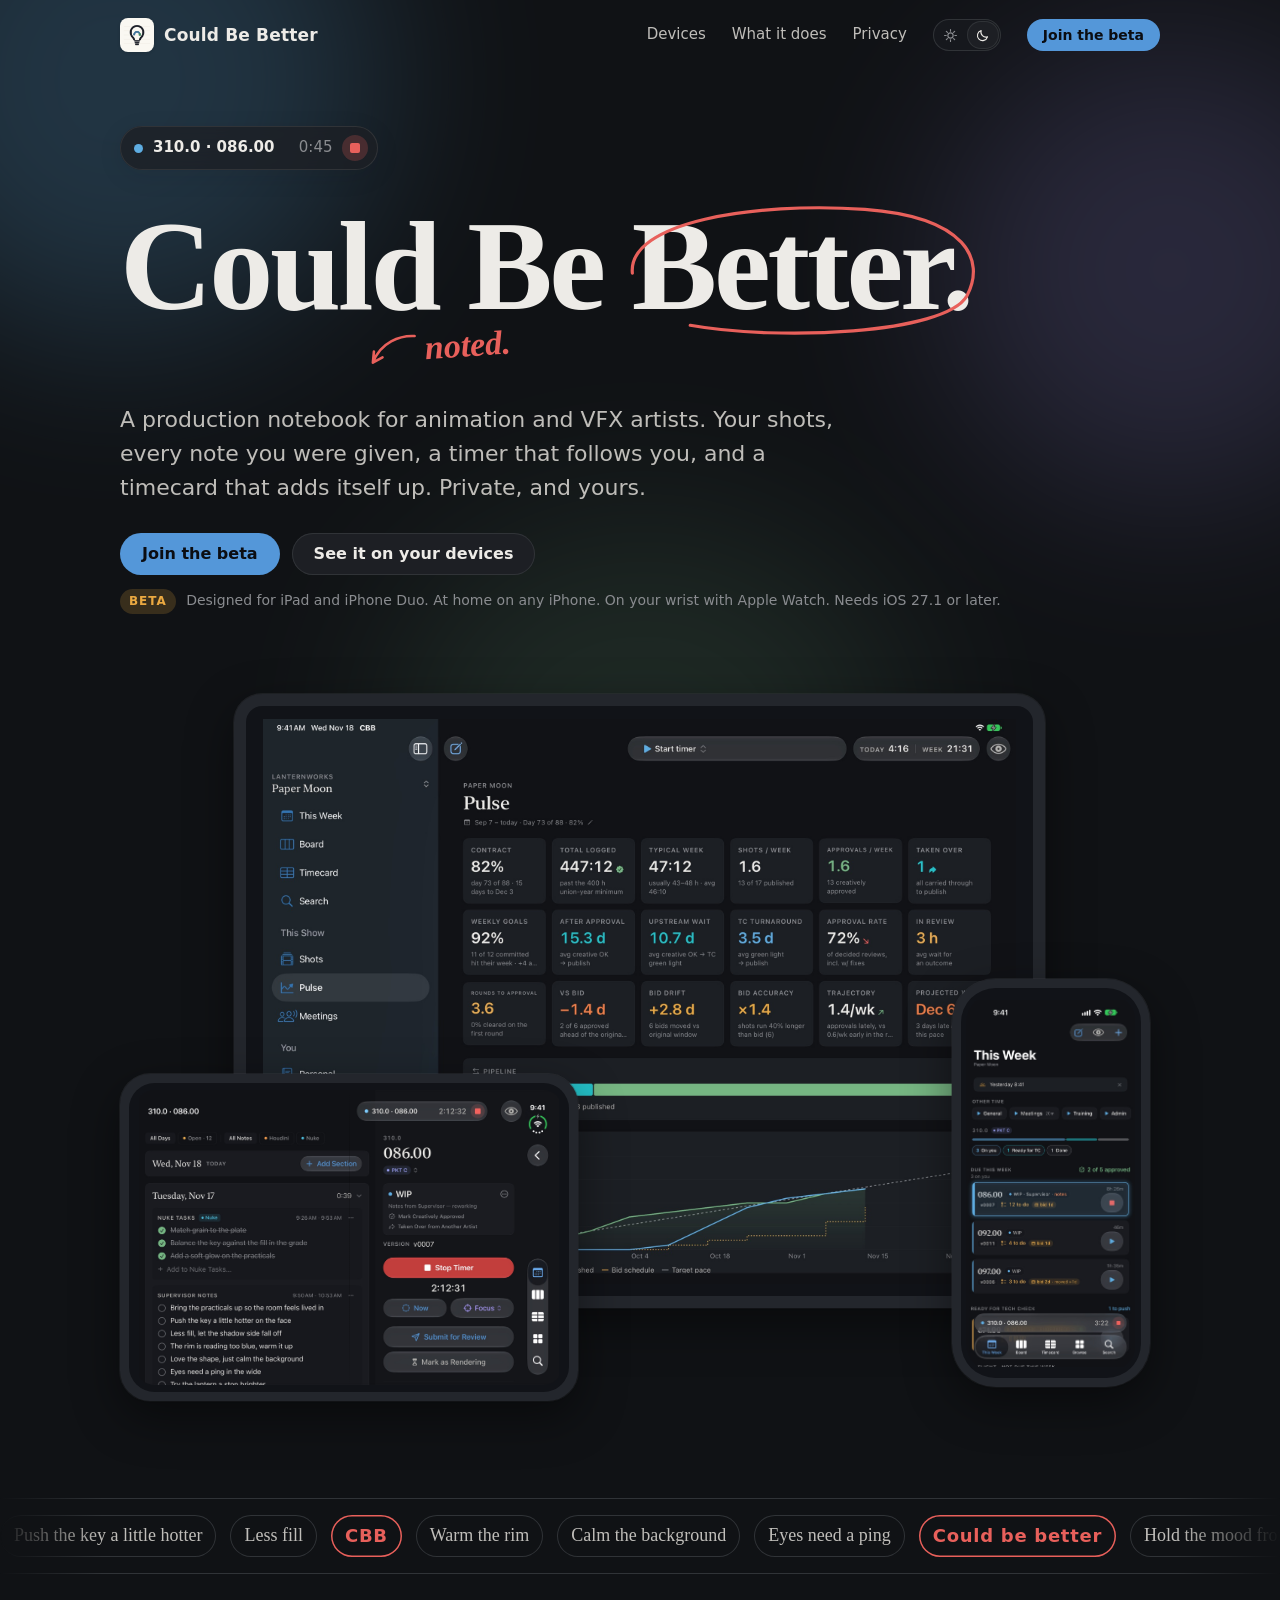
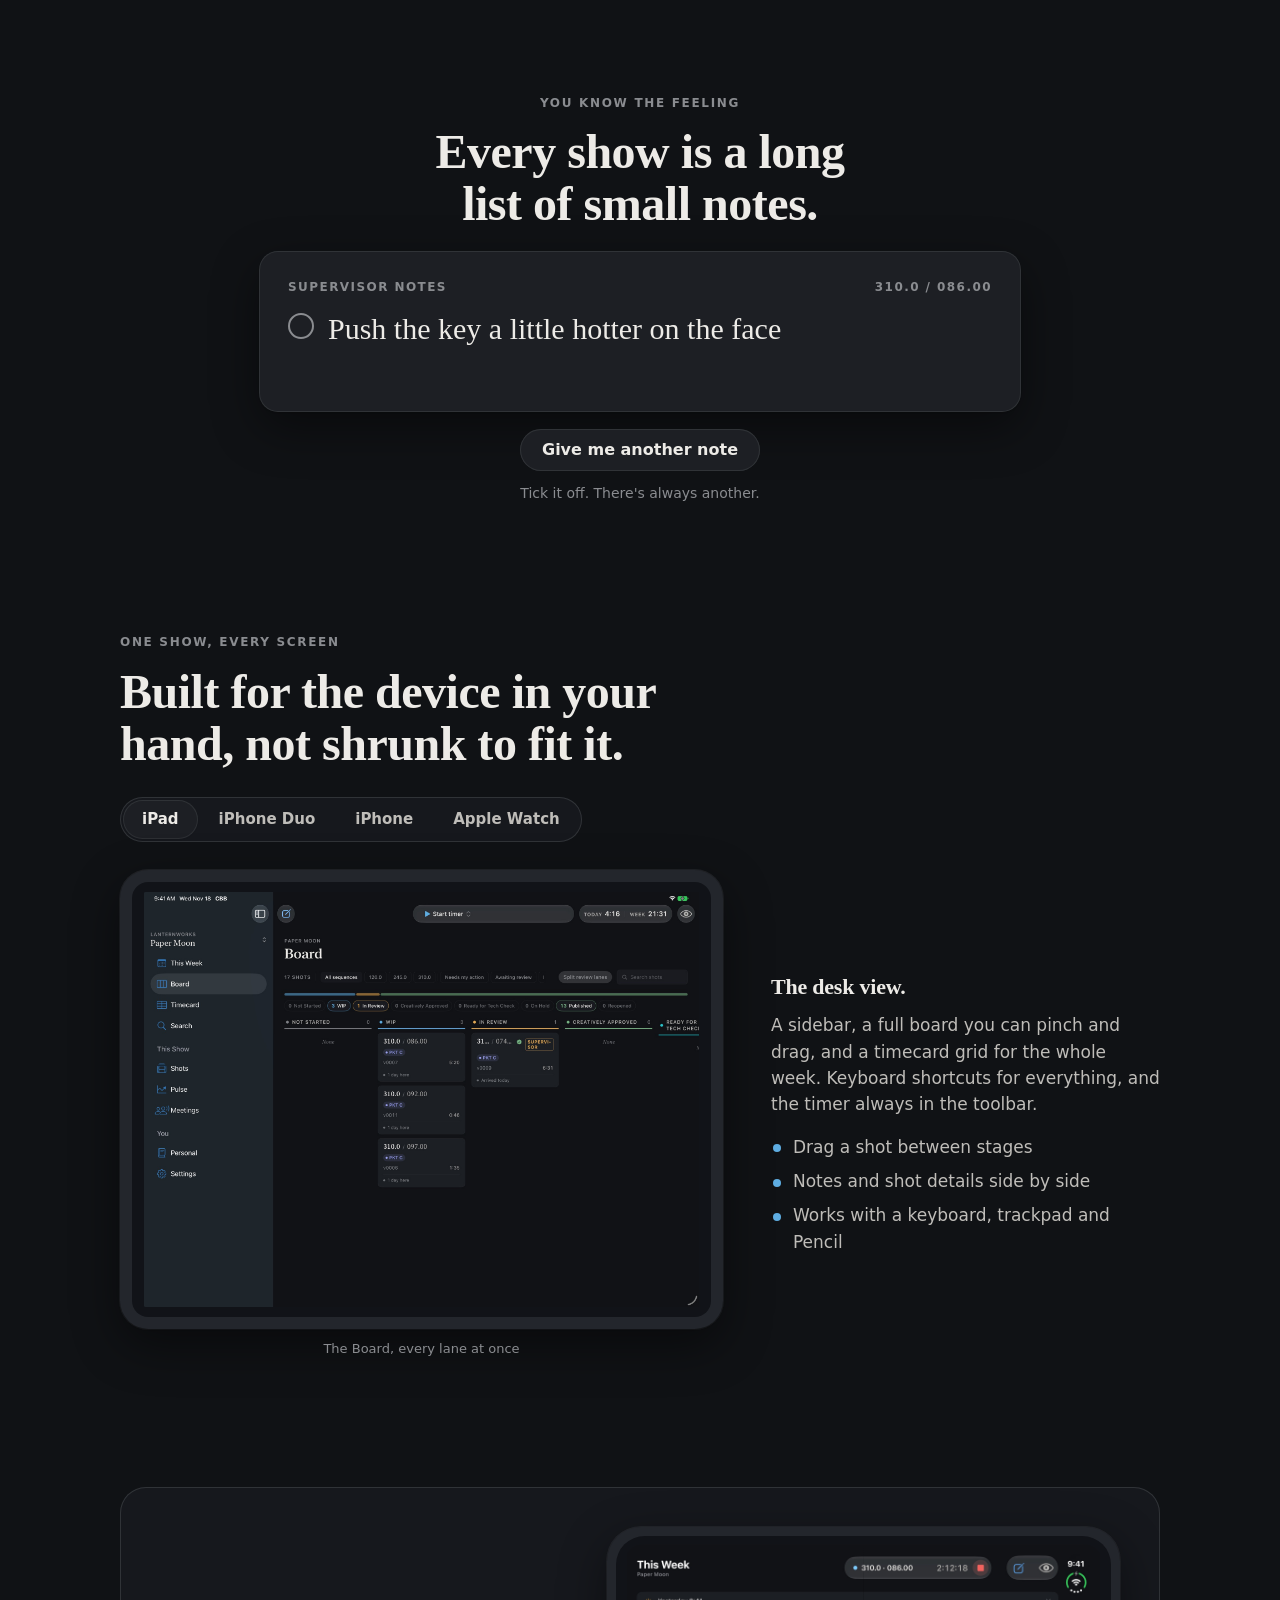
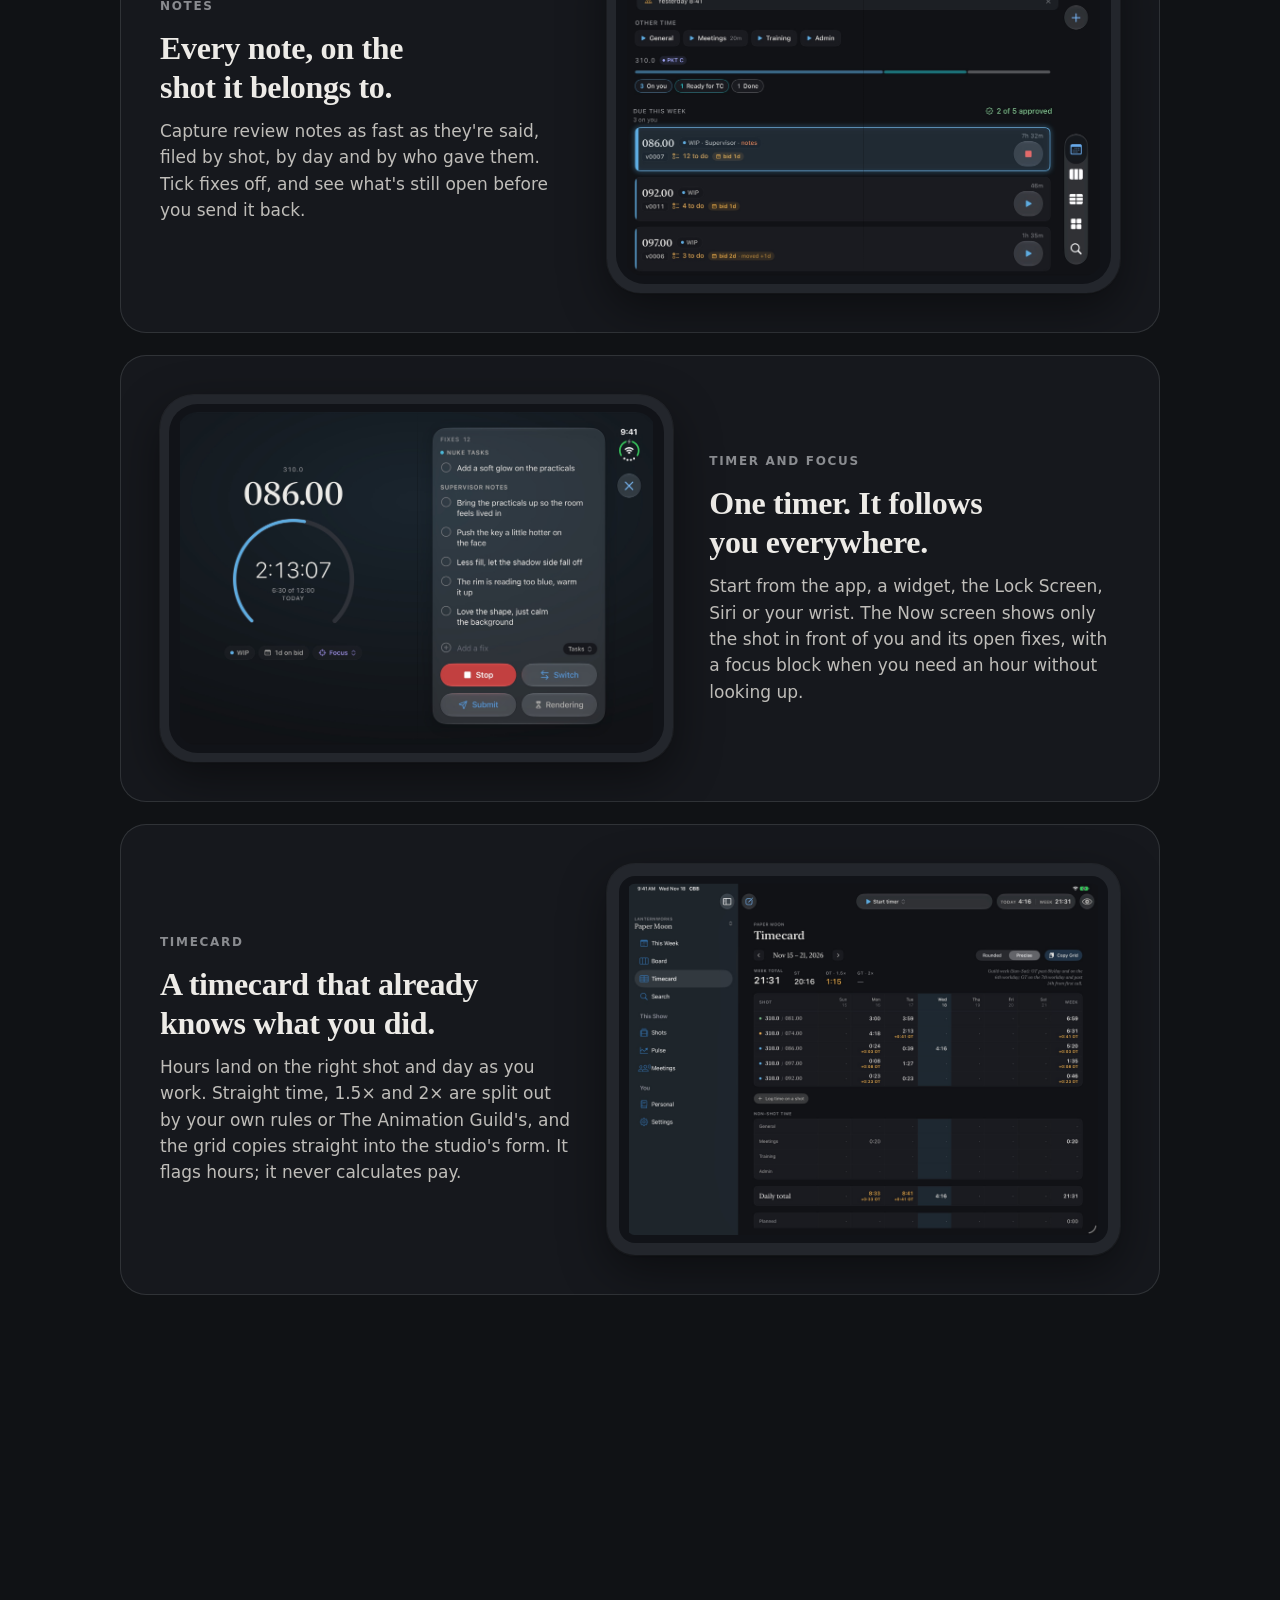
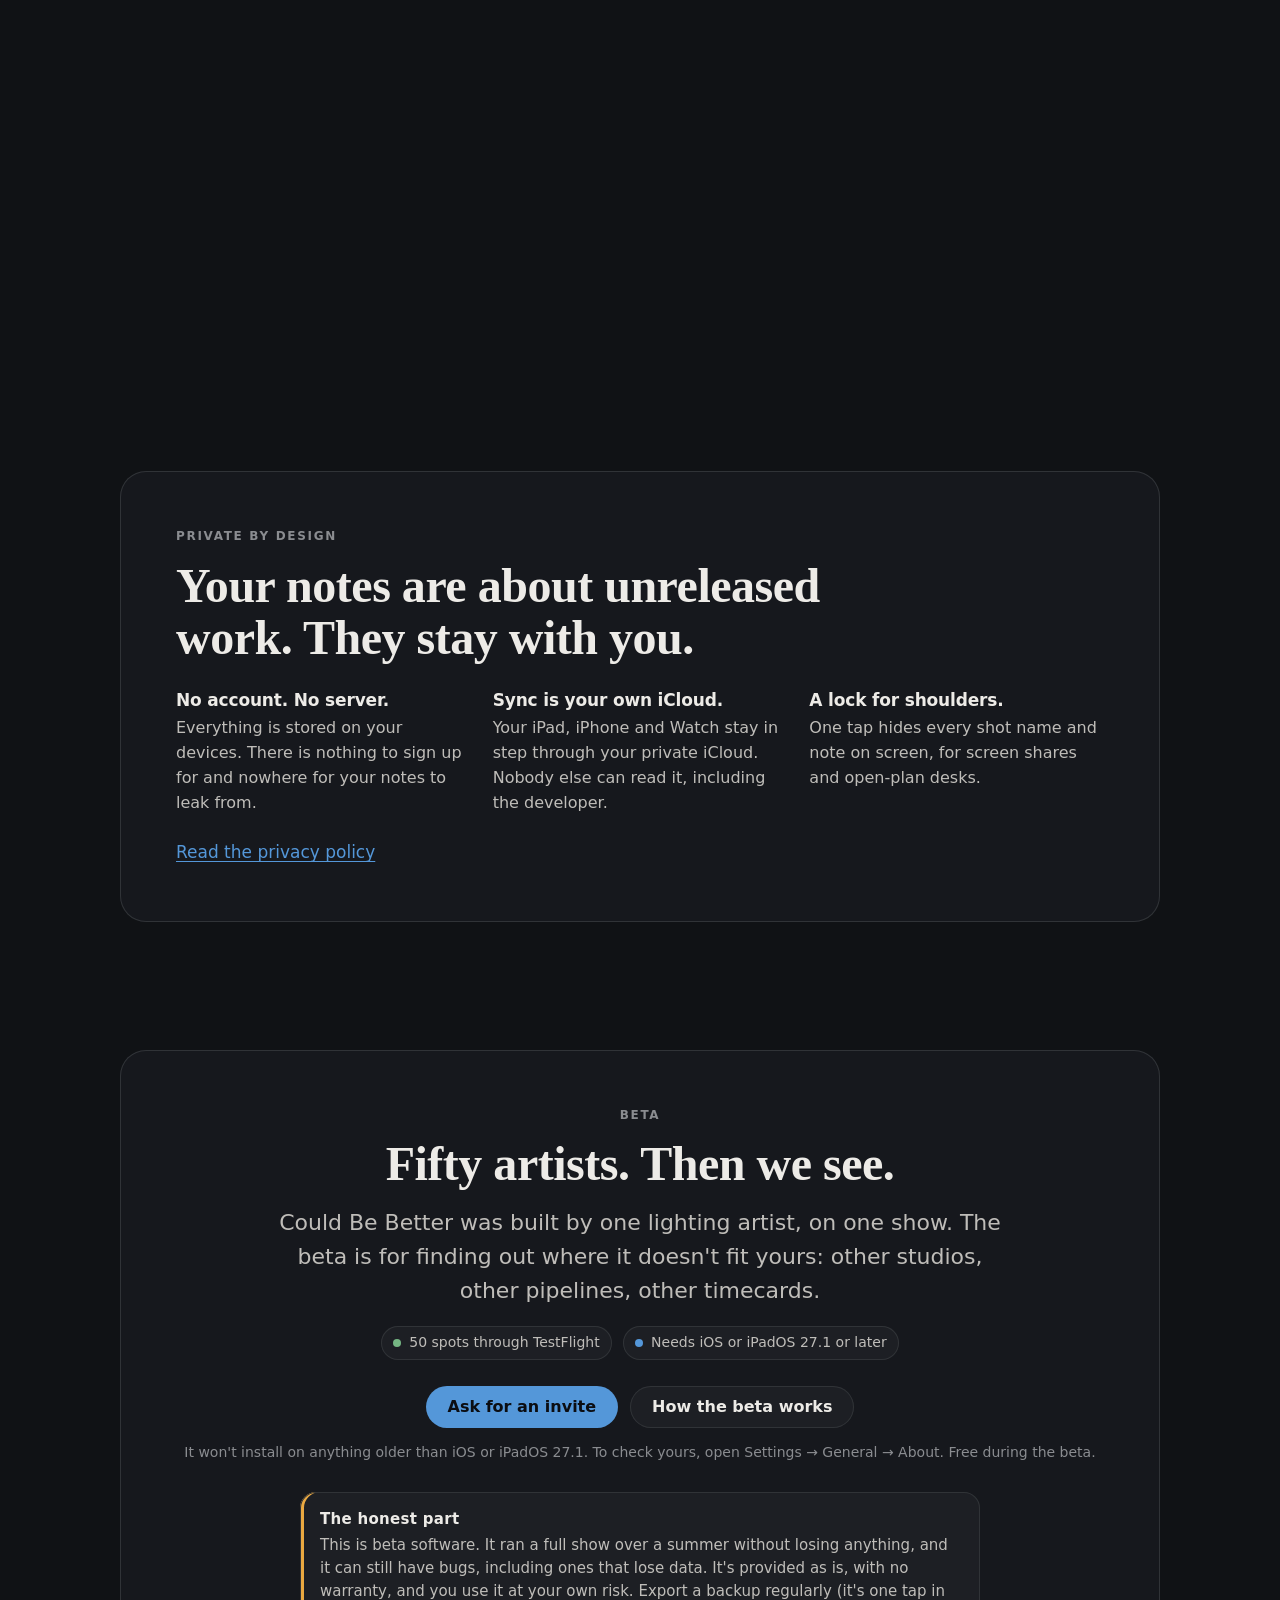
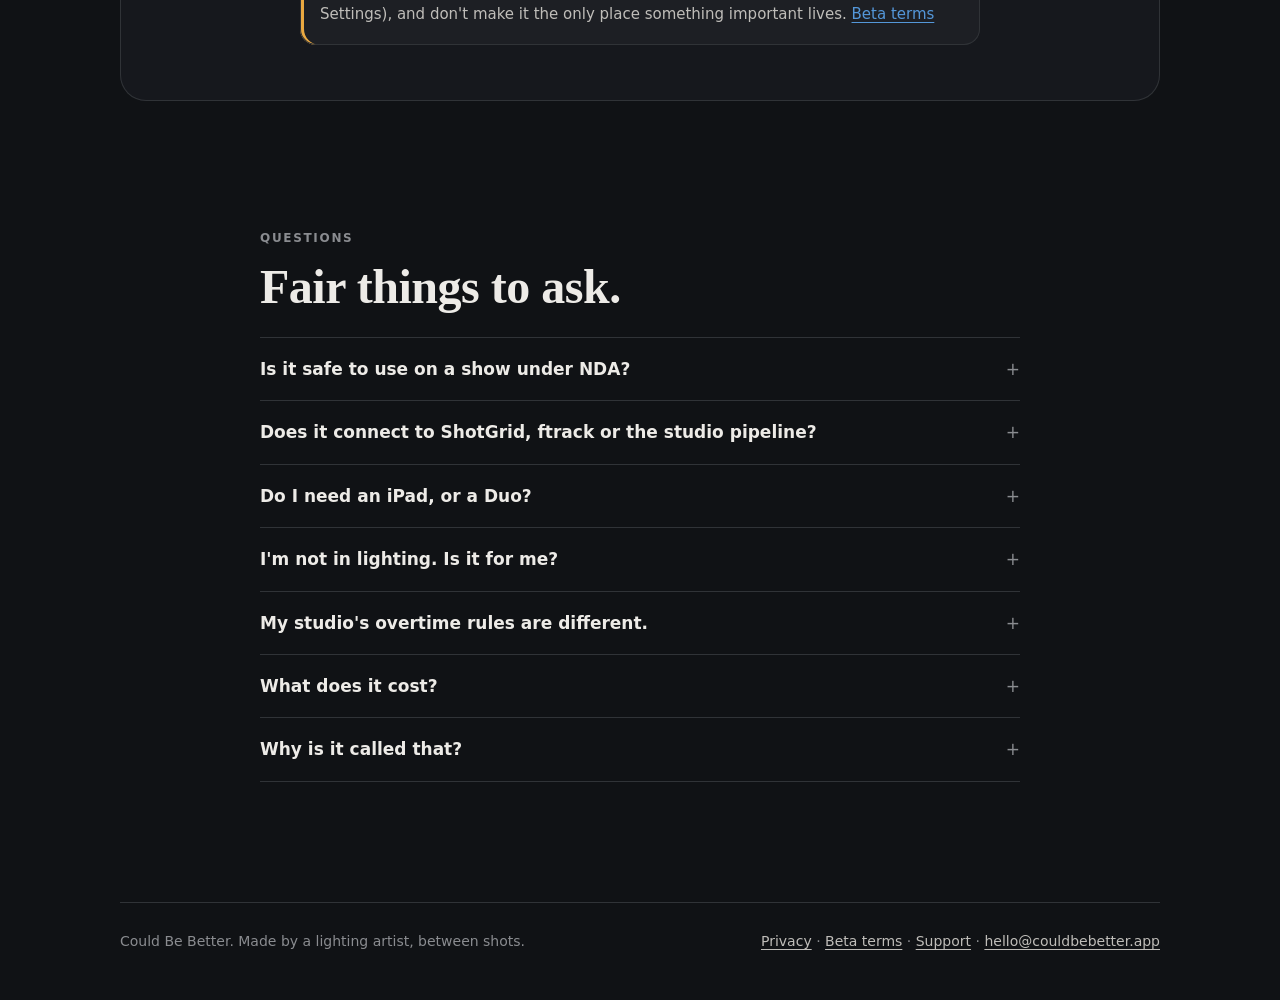
<file: index.html>
<!doctype html>
<html lang="en" data-theme="dark">
<head>
<meta charset="utf-8">
<meta name="viewport" content="width=device-width, initial-scale=1">
<title>Could Be Better — a production notebook for animation and VFX artists</title>
<meta name="description" content="Could Be Better (CBB) keeps your shots, review notes, timer and timecard in one private notebook, designed for iPad, iPhone Duo, iPhone and Apple Watch. Now in beta.">
<meta property="og:title" content="Could Be Better">
<meta property="og:description" content="A production notebook for animation and VFX artists. Shots, notes, a timer and an honest timecard. Private, on your devices.">
<meta property="og:type" content="website">
<meta property="og:url" content="https://couldbebetter.app/">
<meta property="og:image" content="https://couldbebetter.app/assets/share.jpg">
<meta property="og:image:width" content="1200">
<meta property="og:image:height" content="630">
<meta property="og:image:alt" content="Could Be Better on iPad: the Pulse screen for a show, in dark mode.">
<meta name="twitter:card" content="summary_large_image">
<meta name="theme-color" content="#14161a">
<link rel="icon" href="assets/icon.png">
<link rel="apple-touch-icon" href="assets/apple-touch-icon.png">
<script src="theme.js?v=202611211000"></script>
<link rel="stylesheet" href="styles.css?v=202611211000">
</head>
<body>
<div class="glow" aria-hidden="true"><i></i><i></i><i></i></div>
<div class="wrap">

  <header class="top">
    <a class="brand" href="./"><img src="assets/icon.png" alt="" width="34" height="34"> Could Be Better</a>
    <nav>
      <a class="hide-narrow" href="#devices">Devices</a>
      <a class="hide-narrow" href="#features">What it does</a>
      <a class="hide-narrow" href="#privacy">Privacy</a>
      <div class="theme-switch" role="group" aria-label="Appearance">
        <button type="button" data-theme-set="light" aria-pressed="false" aria-label="Light" title="Light"><svg viewBox="0 0 24 24" aria-hidden="true"><circle cx="12" cy="12" r="4.2"/><path d="M12 2.5v2.6M12 18.9v2.6M2.5 12h2.6M18.9 12h2.6M5.3 5.3l1.8 1.8M16.9 16.9l1.8 1.8M5.3 18.7l1.8-1.8M16.9 7.1l1.8-1.8"/></svg></button>
        <button type="button" data-theme-set="dark" aria-pressed="false" aria-label="Dark" title="Dark"><svg viewBox="0 0 24 24" aria-hidden="true"><path d="M20 14.2A8.2 8.2 0 0 1 9.8 4a8.2 8.2 0 1 0 10.2 10.2z"/></svg></button>
      </div>
      <a class="button small" href="#beta">Join the beta</a>
    </nav>
  </header>

  <main>
    <section class="hero">
      <div class="pill" role="img" aria-label="A shot timer, running">
        <i class="dot"></i><span class="code">310.0 · 086.00</span><span class="clock" data-clock>0:00</span><i class="stop"></i>
      </div>
      <h1>Could Be
        <span class="circled">Better.
          <svg viewBox="0 0 320 120" preserveAspectRatio="none" aria-hidden="true"><path d="M18 62 C 14 22, 120 6, 214 12 C 300 18, 316 52, 300 80 C 280 112, 120 116, 52 100 C 6 88, 2 50, 40 28" pathLength="1"/></svg>
        </span>
      </h1>
      <p class="scrawl" aria-hidden="true"><svg viewBox="0 0 60 40"><path d="M56 6 C 40 4, 18 10, 8 32 M8 32 l 2 -12 M8 32 l 11 -5" /></svg> noted.</p>
      <p class="lede">A production notebook for animation and VFX artists. Your shots, every note you were given, a timer that follows you, and a timecard that adds itself up. Private, and yours.</p>
      <div class="actions">
        <a class="button" href="#beta">Join the beta</a>
        <a class="button quiet" href="#devices">See it on your devices</a>
      </div>
      <p class="fine"><span class="badge">Beta</span> Designed for iPad and iPhone Duo. At home on any iPhone. On your wrist with Apple Watch. Needs iOS 27.1 or later.</p>

      <div class="stage" data-tilt>
        <div class="frame pad-land layer" data-depth="6"><picture><source data-dark srcset="assets/ipad-land-pulse-dark.jpg" media="all"><img src="assets/ipad-land-pulse.jpg" alt="Pulse on iPad in landscape: eighteen figures about a show called Paper Moon, a pipeline bar and a burn-up chart of approved and published shots." width="2000" height="1500"></picture></div>
        <div class="frame duo-open layer" data-depth="14"><picture><source data-dark srcset="assets/duo-open-shot-dark.jpg" media="all"><img src="assets/duo-open-shot.jpg" alt="A shot open on an unfolded iPhone Duo: its notes on the left, its stage, timer and actions on the right." width="2000" height="1407" loading="lazy"></picture></div>
        <div class="frame phone layer" data-depth="22"><picture><source data-dark srcset="assets/max-thisweek-dark.jpg" media="all"><img src="assets/max-thisweek.jpg" alt="This Week on iPhone: three shots due, with notes to do, bids and timers." width="690" height="1500" loading="lazy"></picture></div>
      </div>
    </section>
  </main>
</div>

<div class="marquee" aria-hidden="true">
  <div class="track">
    <span>Push the key a little hotter</span><span>Less fill</span><span class="hot">CBB</span><span>Warm the rim</span><span>Calm the background</span><span>Eyes need a ping</span><span class="hot">Could be better</span><span>Hold the mood from the last shot</span><span>Soften that shadow</span><span>More atmosphere in the doorway</span><span class="hot">CBB</span><span>Try it a stop brighter</span>
    <span>Push the key a little hotter</span><span>Less fill</span><span class="hot">CBB</span><span>Warm the rim</span><span>Calm the background</span><span>Eyes need a ping</span><span class="hot">Could be better</span><span>Hold the mood from the last shot</span><span>Soften that shadow</span><span>More atmosphere in the doorway</span><span class="hot">CBB</span><span>Try it a stop brighter</span>
  </div>
</div>

<div class="wrap">
  <main>
    <section class="note-machine reveal" aria-labelledby="notes-title">
      <p class="eyebrow">You know the feeling</p>
      <h2 id="notes-title">Every show is a long list of small notes.</h2>
      <div class="note-card">
        <div class="from"><span id="note-from">Supervisor notes</span><span id="note-shot">310.0 / 086.00</span></div>
        <div class="note-line" id="note-line">
          <button class="check" id="note-check" aria-label="Mark this note done" aria-pressed="false"></button>
          <span class="text" id="note-text" aria-live="polite">Push the key a little hotter on the face</span>
        </div>
      </div>
      <div class="actions">
        <button class="button quiet" id="note-next" type="button">Give me another note</button>
      </div>
      <p class="tally" id="note-tally">Tick it off. There's always another.</p>
    </section>

    <section class="devices reveal" id="devices" aria-labelledby="devices-title">
      <p class="eyebrow">One show, every screen</p>
      <h2 id="devices-title">Built for the device in your hand, not shrunk to fit it.</h2>
      <div class="tabs" role="tablist" aria-label="Devices">
        <button role="tab" id="tab-ipad" aria-controls="panel-ipad" aria-selected="true">iPad</button>
        <button role="tab" id="tab-duo" aria-controls="panel-duo" aria-selected="false" tabindex="-1">iPhone Duo</button>
        <button role="tab" id="tab-iphone" aria-controls="panel-iphone" aria-selected="false" tabindex="-1">iPhone</button>
        <button role="tab" id="tab-watch" aria-controls="panel-watch" aria-selected="false" tabindex="-1">Apple Watch</button>
      </div>

      <div class="panel-device" role="tabpanel" id="panel-ipad" aria-labelledby="tab-ipad">
        <div class="shots one">
          <figure><div class="frame pad-land"><picture><source data-dark srcset="assets/ipad-land-board-dark.jpg" media="all"><img src="assets/ipad-land-board.jpg" alt="The Board on iPad: every shot in the show laid out in lanes by stage, with filters and a search field above." width="2000" height="1500" loading="lazy"></picture></div><figcaption>The Board, every lane at once</figcaption></figure>
        </div>
        <div class="says">
          <h3>The desk view.</h3>
          <p>A sidebar, a full board you can pinch and drag, and a timecard grid for the whole week. Keyboard shortcuts for everything, and the timer always in the toolbar.</p>
          <ul><li>Drag a shot between stages</li><li>Notes and shot details side by side</li><li>Works with a keyboard, trackpad and Pencil</li></ul>
        </div>
      </div>

      <div class="panel-device wide" role="tabpanel" id="panel-duo" aria-labelledby="tab-duo" hidden>
        <div class="shots three">
          <figure><div class="frame duo-fold"><picture><source data-dark srcset="assets/duo-thisweek-dark.jpg" media="all"><img src="assets/duo-thisweek.jpg" alt="This Week on a folded iPhone Duo, with the timer in the top bar and the tabs down the side." width="1031" height="1500" loading="lazy"></picture></div><figcaption>Folded</figcaption></figure>
          <figure class="grow"><div class="frame duo-open"><picture><source data-dark srcset="assets/duo-open-shot-dark.jpg" media="all"><img src="assets/duo-open-shot.jpg" alt="A shot on an open iPhone Duo: notes on the left half, stage, timer and actions on the right half." width="2000" height="1407" loading="lazy"></picture></div><figcaption>Open: notes on one side, the shot on the other</figcaption></figure>
          <figure class="grow"><div class="frame duo-open"><picture><source data-dark srcset="assets/duo-open-now-dark.jpg" media="all"><img src="assets/duo-open-now.jpg" alt="The Now screen on a half-open iPhone Duo: the timer dial on one half and the shot's open fixes on the other." width="2000" height="1407" loading="lazy"></picture></div><figcaption>Propped up: the clock on one half, your fixes on the other</figcaption></figure>
        </div>
        <div class="says">
          <h3>Three poses, three layouts.</h3>
          <p>Folded, it's a pocket timer and a short list. Open, each half of the screen does its own job, with nothing important under the fold. Stand it on your desk and it becomes a clock with your to-do beside it.</p>
          <ul style="--dot: var(--focus)"><li>The timer stays in the same place in every pose</li><li>Controls move to the side where your thumb is</li><li>Nothing jumps when you open or close it</li></ul>
        </div>
      </div>

      <div class="panel-device" role="tabpanel" id="panel-iphone" aria-labelledby="tab-iphone" hidden>
        <div class="shots three phones">
          <figure><div class="frame phone"><picture><source data-dark srcset="assets/max-thisweek-dark.jpg" media="all"><img src="assets/max-thisweek.jpg" alt="This Week on iPhone." width="690" height="1500" loading="lazy"></picture></div><figcaption>This Week</figcaption></figure>
          <figure><div class="frame phone"><picture><source data-dark srcset="assets/max-shot-dark.jpg" media="all"><img src="assets/max-shot.jpg" alt="A shot's notes on iPhone, with a timer running." width="690" height="1500" loading="lazy"></picture></div><figcaption>A shot's notebook</figcaption></figure>
          <figure><div class="frame phone"><picture><source data-dark srcset="assets/max-timecard-dark.jpg" media="all"><img src="assets/max-timecard.jpg" alt="The week's timecard on iPhone." width="690" height="1500" loading="lazy"></picture></div><figcaption>Timecard</figcaption></figure>
        </div>
        <div class="says">
          <h3>All of it, one-handed.</h3>
          <p>Every screen the iPad has, rethought for a phone, from the smallest iPhone to a Pro Max. The timer rides above the tab bar so Start and Stop are always under your thumb.</p>
          <ul style="--dot: var(--published)"><li>Live Activity on the Lock Screen and Dynamic Island</li><li>Widgets for today, this week and the running timer</li><li>Capture a note from any screen</li></ul>
        </div>
      </div>

      <div class="panel-device" role="tabpanel" id="panel-watch" aria-labelledby="tab-watch" hidden>
        <div class="shots one watch-wrap">
          <figure class="watch-fig">
            <div class="watch"><div class="crown"></div><div class="side"></div><img src="assets/watch-now.png" alt="The Apple Watch app timing shot 310.0 · 086.00: the running clock, today's hours against the plan, and a Stop button." width="416" height="496" loading="lazy"></div>
            <figcaption>Timing a shot, with Stop under your finger</figcaption>
          </figure>
        </div>
        <div class="says">
          <h3>Start and stop from your wrist.</h3>
          <p>The Watch app mirrors your iPhone: see what's timing, stop it, switch shots or start a focus block without taking your phone out in dailies. Complications put the running timer and today's hours on your watch face.</p>
          <ul style="--dot: var(--amber)"><li>Syncs with your iPhone automatically</li><li>Complications for every watch face slot</li><li>A tap on the wrist when a timer starts or stops</li></ul>
        </div>
      </div>
    </section>

    <div class="features" id="features">
      <article class="card wide reveal">
        <div class="copy">
          <p class="eyebrow">Notes</p>
          <h3>Every note, on the shot it belongs to.</h3>
          <p>Capture review notes as fast as they're said, filed by shot, by day and by who gave them. Tick fixes off, and see what's still open before you send it back.</p>
        </div>
        <div class="frame duo-open"><picture><source data-dark srcset="assets/duo-open-thisweek-dark.jpg" media="all"><img src="assets/duo-open-thisweek.jpg" alt="This Week on an open iPhone Duo: shots due this week, each with a count of notes to do." width="2000" height="1407" loading="lazy"></picture></div>
      </article>
      <article class="card wide flip reveal">
        <div class="copy">
          <p class="eyebrow">Timer and focus</p>
          <h3>One timer. It follows you everywhere.</h3>
          <p>Start from the app, a widget, the Lock Screen, Siri or your wrist. The Now screen shows only the shot in front of you and its open fixes, with a focus block when you need an hour without looking up.</p>
        </div>
        <div class="frame duo-open"><picture><source data-dark srcset="assets/duo-open-now-dark.jpg" media="all"><img src="assets/duo-open-now.jpg" alt="The Now screen: a timer dial beside the shot's open fixes, with Stop, Switch, Submit and Rendering buttons." width="2000" height="1407" loading="lazy"></picture></div>
      </article>
      <article class="card wide reveal">
        <div class="copy">
          <p class="eyebrow">Timecard</p>
          <h3>A timecard that already knows what you did.</h3>
          <p>Hours land on the right shot and day as you work. Straight time, 1.5× and 2× are split out by your own rules or The Animation Guild's, and the grid copies straight into the studio's form. It flags hours; it never calculates pay.</p>
        </div>
        <div class="frame pad-land"><picture><source data-dark srcset="assets/ipad-land-timecard-dark.jpg" media="all"><img src="assets/ipad-land-timecard.jpg" alt="The timecard on iPad: a week grid of hours per shot and per day, with straight time, overtime and daily totals." width="2000" height="1500" loading="lazy"></picture></div>
      </article>
      <article class="card wide flip reveal">
        <div class="copy">
          <p class="eyebrow">Pulse</p>
          <h3>The whole show, in charts that are yours.</h3>
          <p>How heavy each week really was. Where your hours went. How reviews landed: approved, approved with a fix, or sent back. And a clean reel breakdown and timecard when the show wraps.</p>
          <div class="pipeline" aria-hidden="true"><i style="--w: 18%; --c: var(--wip)"></i><i style="--w: 6%; --c: var(--teal)"></i><i style="--w: 76%; --c: var(--published)"></i></div>
          <p class="legend"><span style="--c: var(--wip)">3 in progress</span><span style="--c: var(--teal)">1 ready for final check</span><span style="--c: var(--published)">13 published</span></p>
        </div>
        <div class="sheet"><picture><source data-dark srcset="assets/pulse-charts-dark.jpg" media="all"><img src="assets/pulse-charts.jpg" alt="Three Pulse charts: weekly load as bars with overtime marked, a ring showing where time went, and review cadence by week split into approved, with fix and sent back." width="1424" height="1520" loading="lazy"></picture></div>
      </article>
    </div>

    <section class="panel reveal" id="privacy">
      <p class="eyebrow">Private by design</p>
      <h2>Your notes are about unreleased work. They stay with you.</h2>
      <div class="cols">
        <div><h3>No account. No server.</h3><p>Everything is stored on your devices. There is nothing to sign up for and nowhere for your notes to leak from.</p></div>
        <div><h3>Sync is your own iCloud.</h3><p>Your iPad, iPhone and Watch stay in step through your private iCloud. Nobody else can read it, including the developer.</p></div>
        <div><h3>A lock for shoulders.</h3><p>One tap hides every shot name and note on screen, for screen shares and open-plan desks.</p></div>
      </div>
      <p style="margin-top: 24px"><a href="privacy.html">Read the privacy policy</a></p>
    </section>

    <section class="panel beta reveal" id="beta">
      <p class="eyebrow">Beta</p>
      <h2>Fifty artists. Then we see.</h2>
      <p class="lede">Could Be Better was built by one lighting artist, on one show. The beta is for finding out where it doesn't fit yours: other studios, other pipelines, other timecards.</p>
      <div class="spots"><i></i> 50 spots through TestFlight</div>
      <div class="spots needs"><i></i> Needs iOS or iPadOS 27.1 or later</div>
      <div class="actions">
        <button class="button" type="button" data-open-invite>Ask for an invite</button>
        <a class="button quiet" href="support.html">How the beta works</a>
      </div>
      <p class="fine">It won't install on anything older than iOS or iPadOS 27.1. To check yours, open Settings → General → About. Free during the beta.</p>
      <div class="honest">
        <h3>The honest part</h3>
        <p>This is beta software. It ran a full show over a summer without losing anything, and it can still have bugs, including ones that lose data. It's provided as is, with no warranty, and you use it at your own risk. Export a backup regularly (it's one tap in Settings), and don't make it the only place something important lives. <a href="terms.html">Beta terms</a></p>
      </div>
    </section>

    <dialog id="invite" aria-labelledby="invite-title">
      <form id="invite-form" method="dialog" novalidate>
        <div class="dialog-head">
          <h2 id="invite-title">Ask for an invite</h2>
          <button class="close" type="button" data-close-invite aria-label="Close">×</button>
        </div>
        <p class="dialog-lede">Fifty spots, picked to cover different studios and jobs. You'll get a TestFlight invite by email if there's room.</p>
        <label>Name<input name="name" autocomplete="name" required></label>
        <label>Email <small>the one on your Apple Account, so the invite works</small><input name="email" type="email" autocomplete="email" inputmode="email" required></label>
        <label>What you do
          <select name="role" required>
            <option value="">Choose…</option>
            <option>Lighting</option><option>Compositing</option><option>Animation</option><option>FX</option><option>Layout / Previs</option><option>Lookdev / Surfacing</option><option>Modeling / Rigging</option><option>Matte painting / Environments</option><option>Production / Coordination</option><option>Supervisor / Lead</option><option>Other</option>
          </select>
        </label>
        <label>Where you work
          <select name="workplace">
            <option value="">Prefer not to say</option>
            <option>Feature animation</option><option>TV / streaming animation</option><option>VFX</option><option>Games / real-time</option><option>Advertising / motion</option><option>Freelance</option><option>Student</option>
          </select>
        </label>
        <label>Is your timecard under a union agreement?
          <select name="union">
            <option value="">Not sure</option><option>Yes, The Animation Guild</option><option>Yes, another union</option><option>No</option>
          </select>
        </label>
        <fieldset>
          <legend>Devices you'd use it on</legend>
          <label class="tick"><input type="checkbox" name="devices" value="iPad"> iPad</label>
          <label class="tick"><input type="checkbox" name="devices" value="iPhone"> iPhone</label>
          <label class="tick"><input type="checkbox" name="devices" value="iPhone Duo"> iPhone Duo</label>
          <label class="tick"><input type="checkbox" name="devices" value="Apple Watch"> Apple Watch</label>
        </fieldset>
        <label class="tick consent"><input type="checkbox" name="os" required> <span>My iPhone or iPad runs iOS or iPadOS 27.1 or later. <small>Check in Settings → General → About. The app can't install on older versions.</small></span></label>
        <label>Anything else? <small>optional</small><textarea name="note" rows="2" maxlength="600"></textarea></label>
        <label class="tick consent"><input type="checkbox" name="consent" required> <span>I understand this is beta software, provided as is, and that it may have bugs, including data loss. I've read the <a href="terms.html" target="_blank" rel="noopener">beta terms</a> and <a href="privacy.html" target="_blank" rel="noopener">privacy policy</a>.</span></label>
        <p class="form-error" id="invite-error" role="alert" hidden></p>
        <p class="how" id="invite-how">Next you choose how to send it: Gmail, your Mail app, or copy and paste. Your answers are written into the email for you.</p>
        <div class="dialog-actions">
          <button class="button quiet" type="button" data-close-invite>Cancel</button>
          <button class="button" type="submit" id="invite-submit">Continue</button>
        </div>
        <p class="fine">Your details are used only to run the beta, and deleted when it ends or when you ask.</p>
      </form>
      <div id="invite-done" hidden>
        <h2 id="invite-done-title">Request sent.</h2>
        <p id="invite-done-text">Thank you. If there's a spot, a TestFlight invite will arrive at the email you gave.</p>
        <div id="invite-fallback" hidden>
          <div class="send-ways">
            <a class="button" id="invite-gmail" target="_blank" rel="noopener">Send with Gmail</a>
            <a class="button" id="invite-reopen">Send with Mail app</a>
            <button class="button quiet" type="button" id="invite-copy-button">Copy the text</button>
          </div>
          <p class="fine" id="invite-hint">Copying? Paste it into a new email to <a id="invite-fallback-mail" href="mailto:hello@couldbebetter.app">hello@couldbebetter.app</a>. This is what will be sent:</p>
          <textarea id="invite-copy" readonly rows="8" aria-label="Your request, ready to copy"></textarea>
        </div>
        <div class="dialog-actions">
          <button class="button quiet" type="button" data-close-invite>Done</button>
        </div>
      </div>
    </dialog>

    <section class="faq reveal" id="faq">
      <p class="eyebrow">Questions</p>
      <h2>Fair things to ask.</h2>
      <div style="margin-top: 24px">
        <details><summary>Is it safe to use on a show under NDA?</summary><p>The app has no server and sends your notes nowhere. They live on your devices and, if you turn it on, in your own private iCloud. What you write down, and whether your studio allows personal note-taking tools, is still your call and your studio's policy.</p></details>
        <details><summary>Does it connect to ShotGrid, ftrack or the studio pipeline?</summary><p>No, on purpose. It doesn't touch studio systems or need IT's permission. It is your own notebook, the way a paper one would be.</p></details>
        <details><summary>Do I need an iPad, or a Duo?</summary><p>No. It's designed to make the most of those screens, and it's a complete app on any iPhone running iOS 27.1 or later. The Apple Watch app is optional and comes with the iPhone app.</p></details>
        <details><summary>I'm not in lighting. Is it for me?</summary><p>If you work on shots, get notes in reviews and fill in a timecard, yes. You name your own reviews and timers when you set up a show.</p></details>
        <details><summary>My studio's overtime rules are different.</summary><p>Set your own lines for 1.5× and 2×, or say you aren't paid overtime at all. Guild artists can pick how they're paid and switch off any rule that doesn't apply to their deal.</p></details>
        <details><summary>What does it cost?</summary><p>Nothing during the beta. Pricing after that isn't decided. Your data stays yours either way, and you can export all of it at any time.</p></details>
        <details><summary>Why is it called that?</summary><p>CBB. You've had the note.</p></details>
      </div>
    </section>
  </main>

  <footer>
    <div class="row">
      <span>Could Be Better. Made by a lighting artist, between shots.</span>
      <span><a href="privacy.html">Privacy</a> · <a href="terms.html">Beta terms</a> · <a href="support.html">Support</a> · <a id="mail" href="mailto:hello@couldbebetter.app">hello@couldbebetter.app</a></span>
    </div>
  </footer>
</div>
<script src="site.js?v=202611211000"></script>
</body>
</html>
</file>
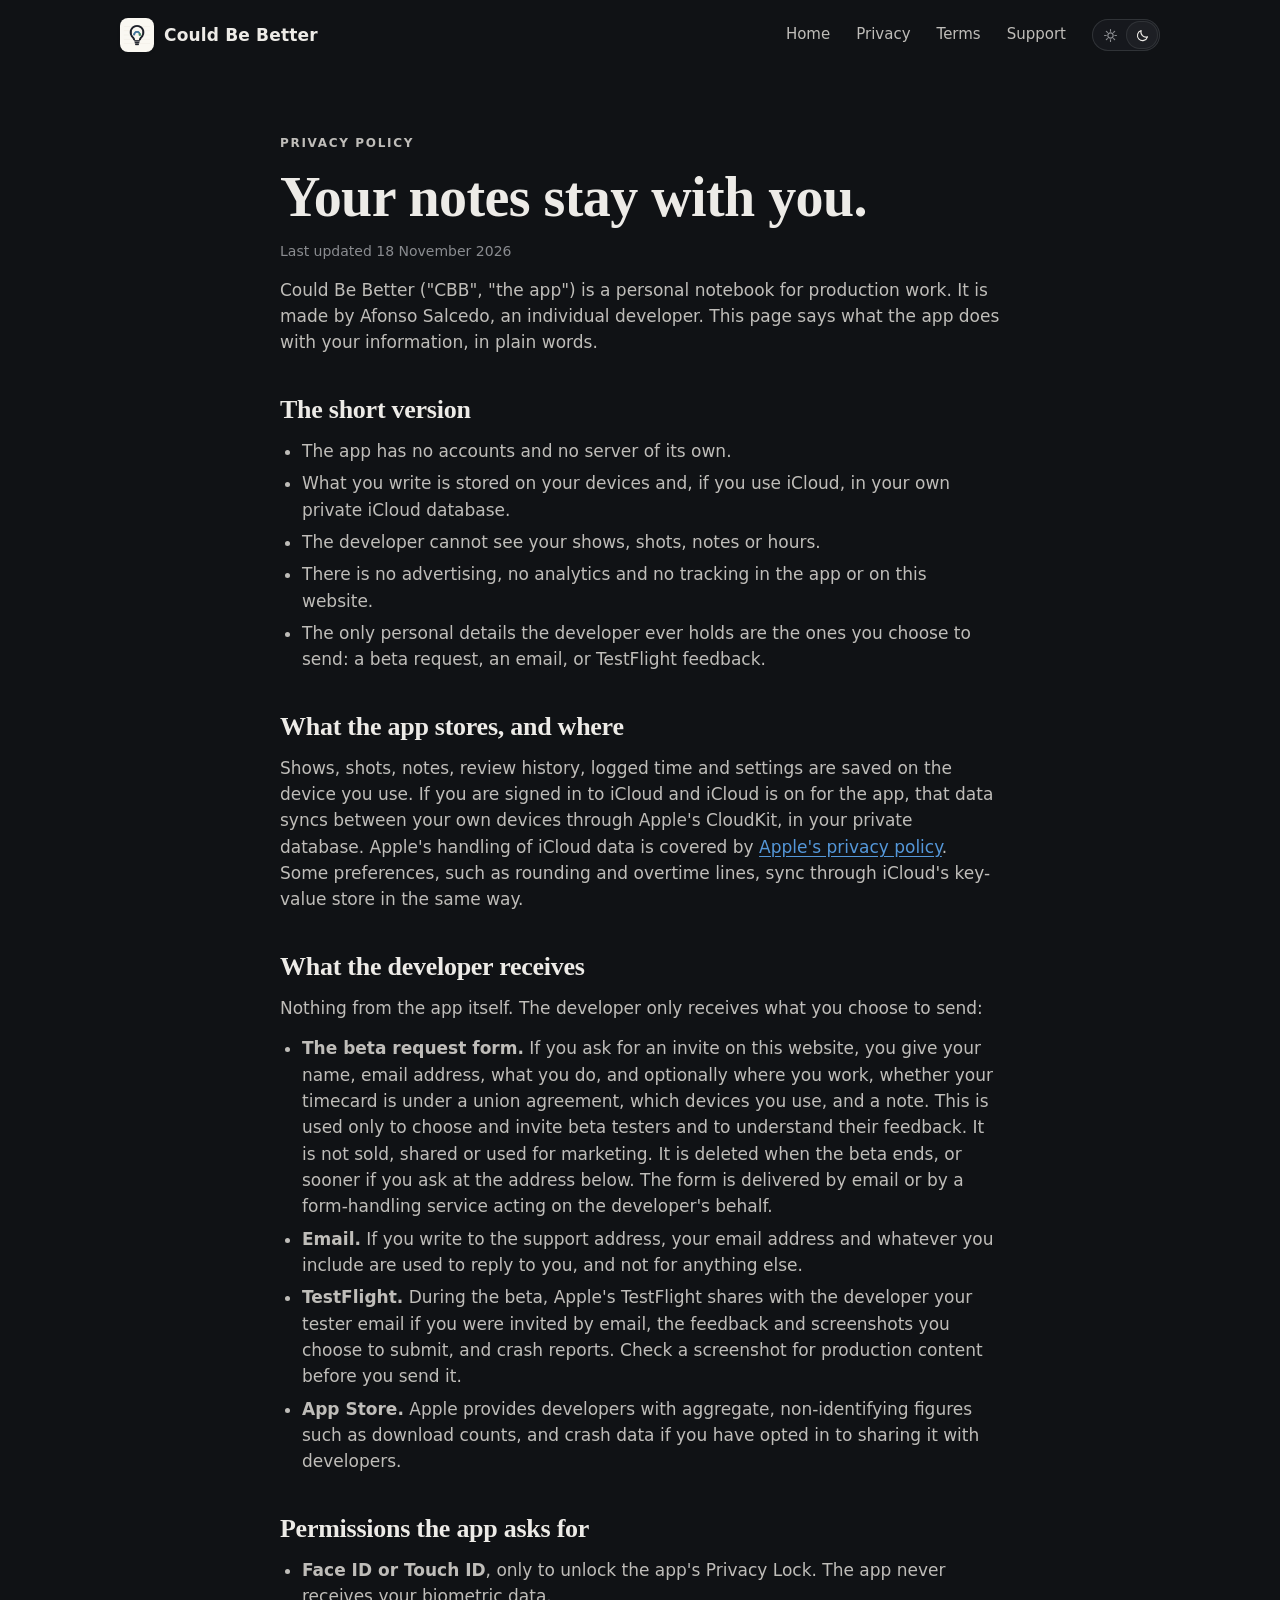
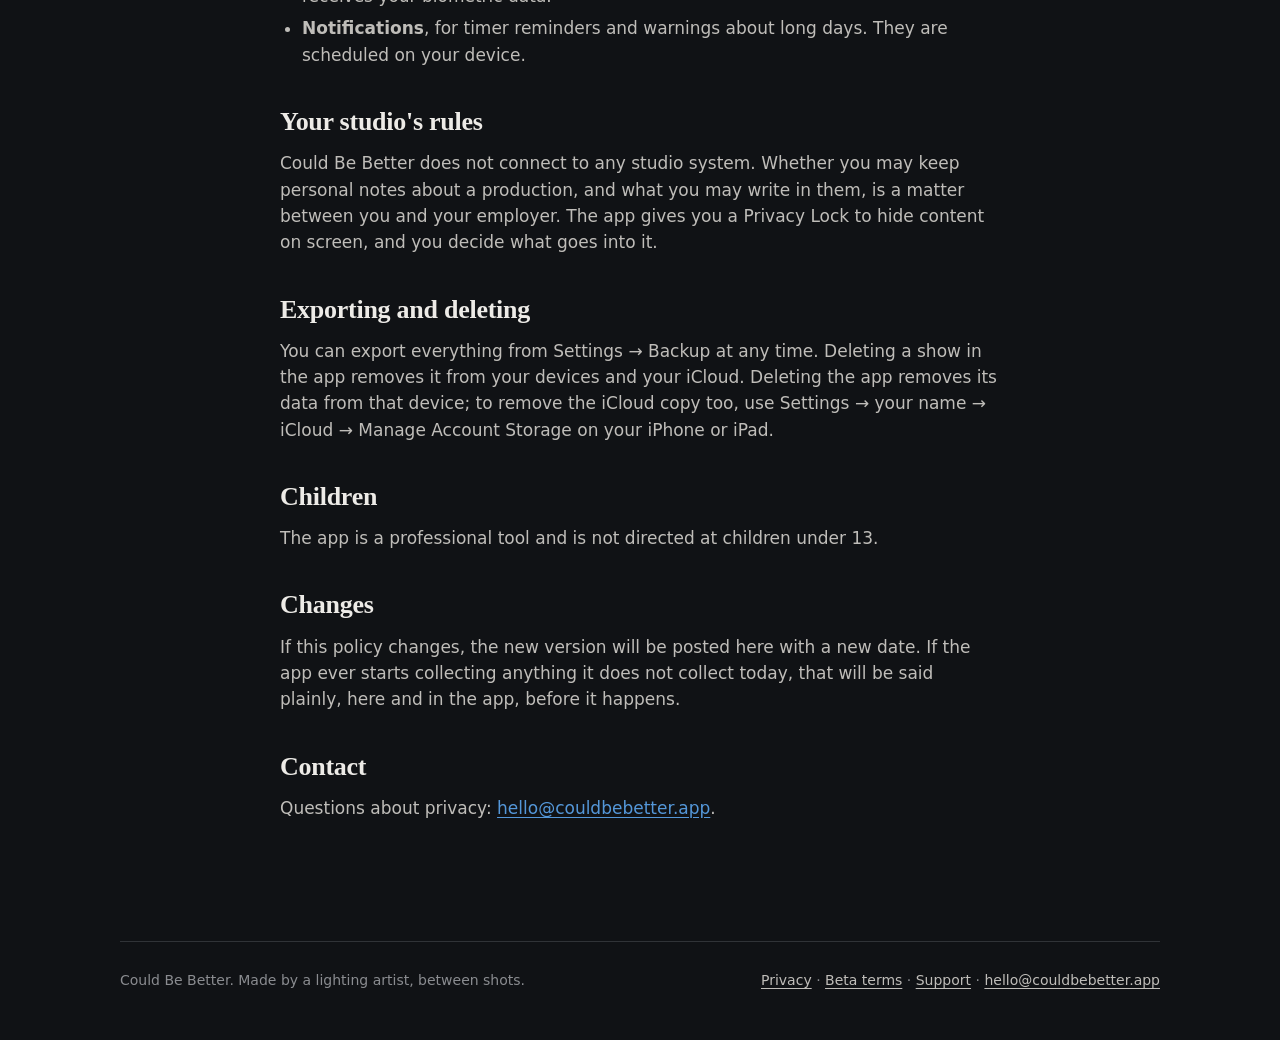
<file: privacy.html>
<!doctype html>
<html lang="en" data-theme="dark">
<head>
<meta charset="utf-8">
<meta name="viewport" content="width=device-width, initial-scale=1">
<title>Privacy — Could Be Better</title>
<meta name="description" content="What Could Be Better does with your data: it stays on your devices and in your own iCloud.">
<link rel="icon" href="assets/icon.png">
<link rel="apple-touch-icon" href="assets/apple-touch-icon.png">
<script src="theme.js?v=202611211000"></script>
<link rel="stylesheet" href="styles.css?v=202611211000">
</head>
<body>
<div class="wrap">
  <header class="top">
    <a class="brand" href="./"><img src="assets/icon.png" alt="" width="34" height="34"> Could Be Better</a>
    <nav><a href="./">Home</a><a href="privacy.html">Privacy</a><a href="terms.html">Terms</a><a href="support.html">Support</a><div class="theme-switch" role="group" aria-label="Appearance">  <button type="button" data-theme-set="light" aria-pressed="false" aria-label="Light" title="Light"><svg viewBox="0 0 24 24" aria-hidden="true"><circle cx="12" cy="12" r="4.2"/><path d="M12 2.5v2.6M12 18.9v2.6M2.5 12h2.6M18.9 12h2.6M5.3 5.3l1.8 1.8M16.9 16.9l1.8 1.8M5.3 18.7l1.8-1.8M16.9 7.1l1.8-1.8"/></svg></button>  <button type="button" data-theme-set="dark" aria-pressed="false" aria-label="Dark" title="Dark"><svg viewBox="0 0 24 24" aria-hidden="true"><path d="M20 14.2A8.2 8.2 0 0 1 9.8 4a8.2 8.2 0 1 0 10.2 10.2z"/></svg></button></div></nav>
  </header>
  <main class="prose">
    <p class="eyebrow">Privacy policy</p>
    <h1>Your notes stay with you.</h1>
    <p class="updated">Last updated 18 November 2026</p>
    <p>Could Be Better ("CBB", "the app") is a personal notebook for production work. It is made by Afonso Salcedo, an individual developer. This page says what the app does with your information, in plain words.</p>

    <h2>The short version</h2>
    <ul>
      <li>The app has no accounts and no server of its own.</li>
      <li>What you write is stored on your devices and, if you use iCloud, in your own private iCloud database.</li>
      <li>The developer cannot see your shows, shots, notes or hours.</li>
      <li>There is no advertising, no analytics and no tracking in the app or on this website.</li>
      <li>The only personal details the developer ever holds are the ones you choose to send: a beta request, an email, or TestFlight feedback.</li>
    </ul>

    <h2>What the app stores, and where</h2>
    <p>Shows, shots, notes, review history, logged time and settings are saved on the device you use. If you are signed in to iCloud and iCloud is on for the app, that data syncs between your own devices through Apple's CloudKit, in your private database. Apple's handling of iCloud data is covered by <a href="https://www.apple.com/legal/privacy/">Apple's privacy policy</a>. Some preferences, such as rounding and overtime lines, sync through iCloud's key-value store in the same way.</p>

    <h2>What the developer receives</h2>
    <p>Nothing from the app itself. The developer only receives what you choose to send:</p>
    <ul>
      <li><strong>The beta request form.</strong> If you ask for an invite on this website, you give your name, email address, what you do, and optionally where you work, whether your timecard is under a union agreement, which devices you use, and a note. This is used only to choose and invite beta testers and to understand their feedback. It is not sold, shared or used for marketing. It is deleted when the beta ends, or sooner if you ask at the address below. The form is delivered by email or by a form-handling service acting on the developer's behalf.</li>
      <li><strong>Email.</strong> If you write to the support address, your email address and whatever you include are used to reply to you, and not for anything else.</li>
      <li><strong>TestFlight.</strong> During the beta, Apple's TestFlight shares with the developer your tester email if you were invited by email, the feedback and screenshots you choose to submit, and crash reports. Check a screenshot for production content before you send it.</li>
      <li><strong>App Store.</strong> Apple provides developers with aggregate, non-identifying figures such as download counts, and crash data if you have opted in to sharing it with developers.</li>
    </ul>

    <h2>Permissions the app asks for</h2>
    <ul>
      <li><strong>Face ID or Touch ID</strong>, only to unlock the app's Privacy Lock. The app never receives your biometric data.</li>
      <li><strong>Notifications</strong>, for timer reminders and warnings about long days. They are scheduled on your device.</li>
    </ul>

    <h2>Your studio's rules</h2>
    <p>Could Be Better does not connect to any studio system. Whether you may keep personal notes about a production, and what you may write in them, is a matter between you and your employer. The app gives you a Privacy Lock to hide content on screen, and you decide what goes into it.</p>

    <h2>Exporting and deleting</h2>
    <p>You can export everything from Settings → Backup at any time. Deleting a show in the app removes it from your devices and your iCloud. Deleting the app removes its data from that device; to remove the iCloud copy too, use Settings → your name → iCloud → Manage Account Storage on your iPhone or iPad.</p>

    <h2>Children</h2>
    <p>The app is a professional tool and is not directed at children under 13.</p>

    <h2>Changes</h2>
    <p>If this policy changes, the new version will be posted here with a new date. If the app ever starts collecting anything it does not collect today, that will be said plainly, here and in the app, before it happens.</p>

    <h2>Contact</h2>
    <p>Questions about privacy: <a href="mailto:hello@couldbebetter.app">hello@couldbebetter.app</a>.</p>
  </main>
  <footer>
    <div class="row">
      <span>Could Be Better. Made by a lighting artist, between shots.</span>
      <span><a href="privacy.html">Privacy</a> · <a href="terms.html">Beta terms</a> · <a href="support.html">Support</a> · <a href="mailto:hello@couldbebetter.app">hello@couldbebetter.app</a></span>
    </div>
  </footer>
</div>
</body>
</html>
</file>
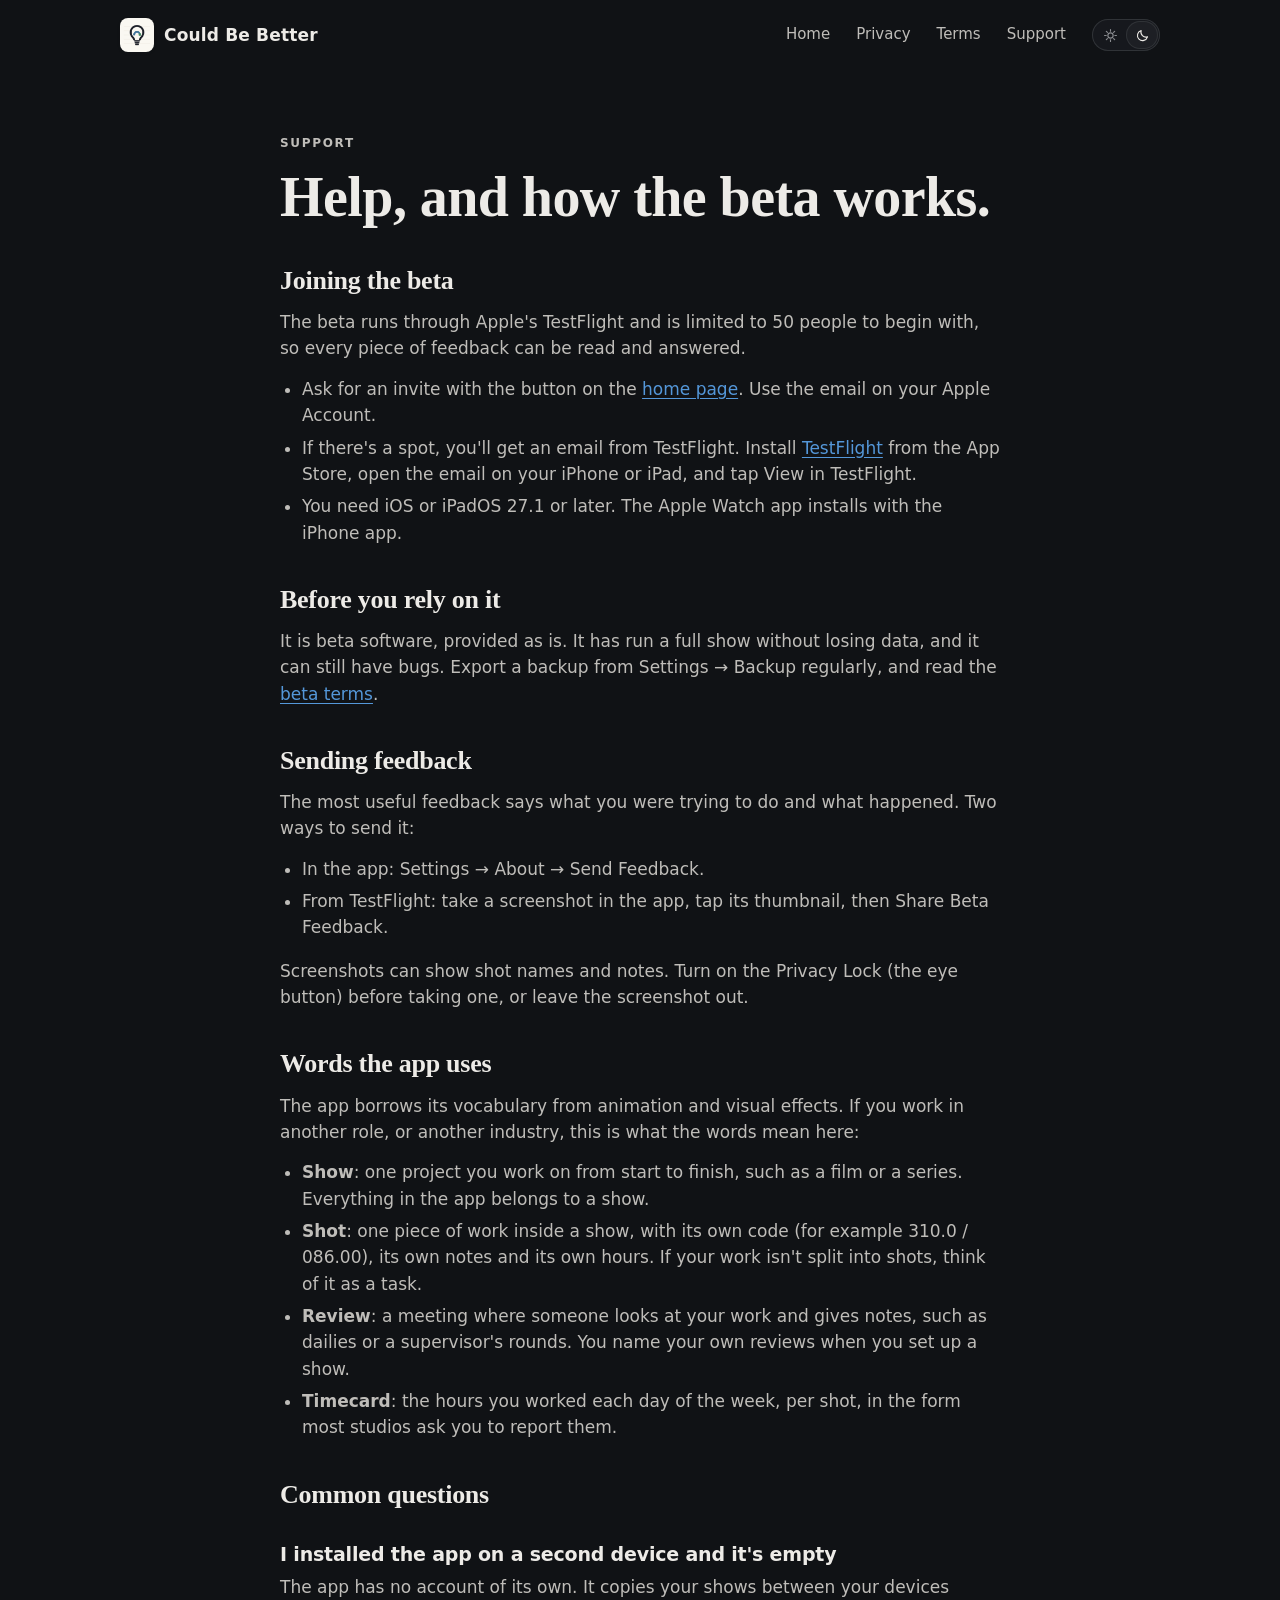
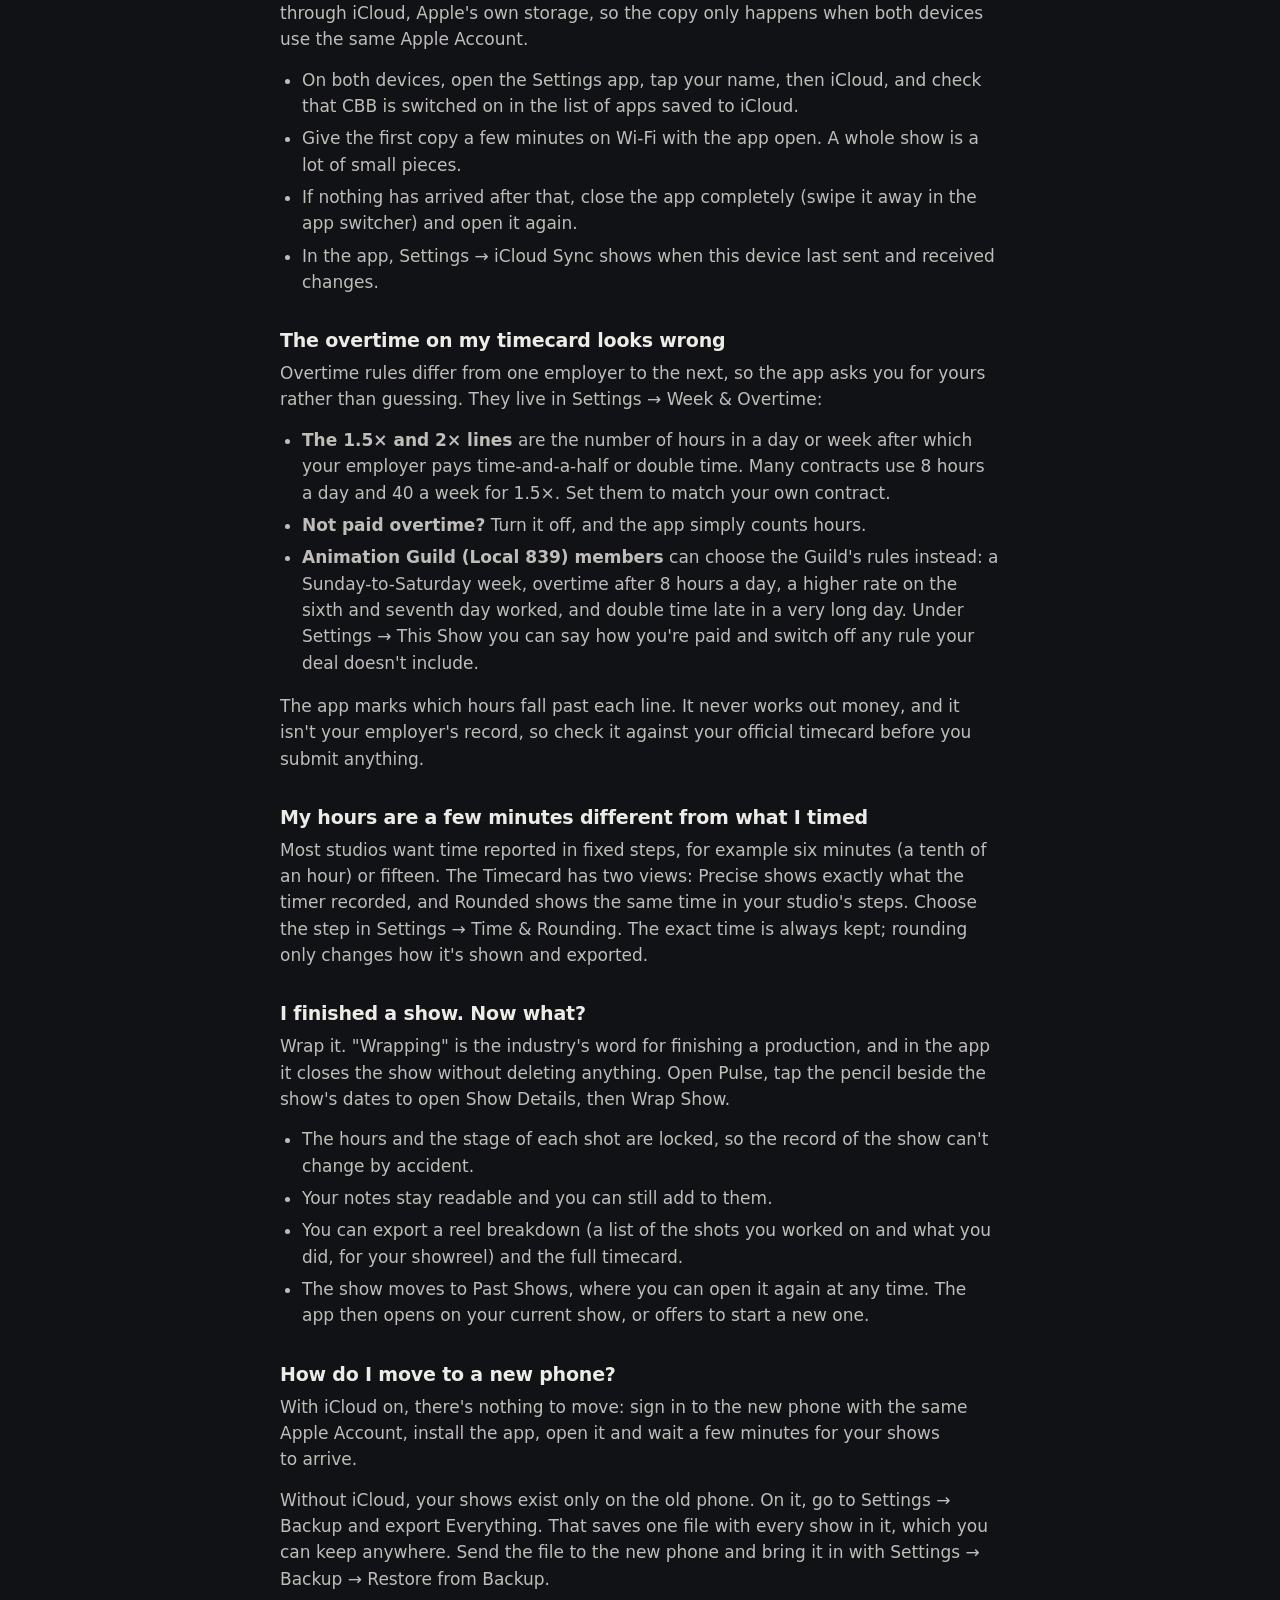
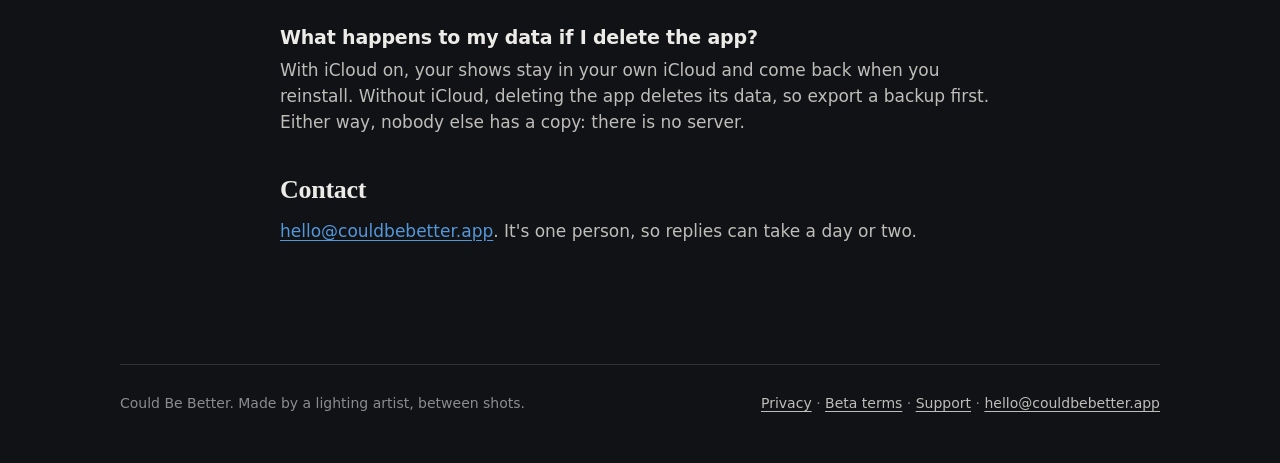
<file: support.html>
<!doctype html>
<html lang="en" data-theme="dark">
<head>
<meta charset="utf-8">
<meta name="viewport" content="width=device-width, initial-scale=1">
<title>Support — Could Be Better</title>
<meta name="description" content="Help with Could Be Better and how the beta works.">
<link rel="icon" href="assets/icon.png">
<link rel="apple-touch-icon" href="assets/apple-touch-icon.png">
<script src="theme.js?v=202611211000"></script>
<link rel="stylesheet" href="styles.css?v=202611211000">
</head>
<body>
<div class="wrap">
  <header class="top">
    <a class="brand" href="./"><img src="assets/icon.png" alt="" width="34" height="34"> Could Be Better</a>
    <nav><a href="./">Home</a><a href="privacy.html">Privacy</a><a href="terms.html">Terms</a><a href="support.html">Support</a><div class="theme-switch" role="group" aria-label="Appearance">  <button type="button" data-theme-set="light" aria-pressed="false" aria-label="Light" title="Light"><svg viewBox="0 0 24 24" aria-hidden="true"><circle cx="12" cy="12" r="4.2"/><path d="M12 2.5v2.6M12 18.9v2.6M2.5 12h2.6M18.9 12h2.6M5.3 5.3l1.8 1.8M16.9 16.9l1.8 1.8M5.3 18.7l1.8-1.8M16.9 7.1l1.8-1.8"/></svg></button>  <button type="button" data-theme-set="dark" aria-pressed="false" aria-label="Dark" title="Dark"><svg viewBox="0 0 24 24" aria-hidden="true"><path d="M20 14.2A8.2 8.2 0 0 1 9.8 4a8.2 8.2 0 1 0 10.2 10.2z"/></svg></button></div></nav>
  </header>
  <main class="prose">
    <p class="eyebrow">Support</p>
    <h1>Help, and how the beta works.</h1>

    <h2>Joining the beta</h2>
    <p>The beta runs through Apple's TestFlight and is limited to 50 people to begin with, so every piece of feedback can be read and answered.</p>
    <ul>
      <li>Ask for an invite with the button on the <a href="./#beta">home page</a>. Use the email on your Apple Account.</li>
      <li>If there's a spot, you'll get an email from TestFlight. Install <a href="https://apps.apple.com/app/testflight/id899247664">TestFlight</a> from the App Store, open the email on your iPhone or iPad, and tap View in TestFlight.</li>
      <li>You need iOS or iPadOS 27.1 or later. The Apple Watch app installs with the iPhone app.</li>
    </ul>

    <h2>Before you rely on it</h2>
    <p>It is beta software, provided as is. It has run a full show without losing data, and it can still have bugs. Export a backup from Settings → Backup regularly, and read the <a href="terms.html">beta terms</a>.</p>

    <h2>Sending feedback</h2>
    <p>The most useful feedback says what you were trying to do and what happened. Two ways to send it:</p>
    <ul>
      <li>In the app: Settings → About → Send Feedback.</li>
      <li>From TestFlight: take a screenshot in the app, tap its thumbnail, then Share Beta Feedback.</li>
    </ul>
    <p>Screenshots can show shot names and notes. Turn on the Privacy Lock (the eye button) before taking one, or leave the screenshot out.</p>

    <h2>Words the app uses</h2>
    <p>The app borrows its vocabulary from animation and visual effects. If you work in another role, or another industry, this is what the words mean here:</p>
    <ul>
      <li><strong>Show</strong>: one project you work on from start to finish, such as a film or a series. Everything in the app belongs to a show.</li>
      <li><strong>Shot</strong>: one piece of work inside a show, with its own code (for example 310.0 / 086.00), its own notes and its own hours. If your work isn't split into shots, think of it as a task.</li>
      <li><strong>Review</strong>: a meeting where someone looks at your work and gives notes, such as dailies or a supervisor's rounds. You name your own reviews when you set up a show.</li>
      <li><strong>Timecard</strong>: the hours you worked each day of the week, per shot, in the form most studios ask you to report them.</li>
    </ul>

    <h2>Common questions</h2>

    <h3 class="q">I installed the app on a second device and it's empty</h3>
    <p>The app has no account of its own. It copies your shows between your devices through iCloud, Apple's own storage, so the copy only happens when both devices use the same Apple Account.</p>
    <ul>
      <li>On both devices, open the Settings app, tap your name, then iCloud, and check that CBB is switched on in the list of apps saved to iCloud.</li>
      <li>Give the first copy a few minutes on Wi-Fi with the app open. A whole show is a lot of small pieces.</li>
      <li>If nothing has arrived after that, close the app completely (swipe it away in the app switcher) and open it again.</li>
      <li>In the app, Settings → iCloud Sync shows when this device last sent and received changes.</li>
    </ul>

    <h3 class="q">The overtime on my timecard looks wrong</h3>
    <p>Overtime rules differ from one employer to the next, so the app asks you for yours rather than guessing. They live in Settings → Week &amp; Overtime:</p>
    <ul>
      <li><strong>The 1.5× and 2× lines</strong> are the number of hours in a day or week after which your employer pays time-and-a-half or double time. Many contracts use 8 hours a day and 40 a week for 1.5×. Set them to match your own contract.</li>
      <li><strong>Not paid overtime?</strong> Turn it off, and the app simply counts hours.</li>
      <li><strong>Animation Guild (Local 839) members</strong> can choose the Guild's rules instead: a Sunday-to-Saturday week, overtime after 8 hours a day, a higher rate on the sixth and seventh day worked, and double time late in a very long day. Under Settings → This Show you can say how you're paid and switch off any rule your deal doesn't include.</li>
    </ul>
    <p>The app marks which hours fall past each line. It never works out money, and it isn't your employer's record, so check it against your official timecard before you submit anything.</p>

    <h3 class="q">My hours are a few minutes different from what I timed</h3>
    <p>Most studios want time reported in fixed steps, for example six minutes (a tenth of an hour) or fifteen. The Timecard has two views: Precise shows exactly what the timer recorded, and Rounded shows the same time in your studio's steps. Choose the step in Settings → Time &amp; Rounding. The exact time is always kept; rounding only changes how it's shown and exported.</p>

    <h3 class="q">I finished a show. Now what?</h3>
    <p>Wrap it. "Wrapping" is the industry's word for finishing a production, and in the app it closes the show without deleting anything. Open Pulse, tap the pencil beside the show's dates to open Show Details, then Wrap Show.</p>
    <ul>
      <li>The hours and the stage of each shot are locked, so the record of the show can't change by accident.</li>
      <li>Your notes stay readable and you can still add to them.</li>
      <li>You can export a reel breakdown (a list of the shots you worked on and what you did, for your showreel) and the full timecard.</li>
      <li>The show moves to Past Shows, where you can open it again at any time. The app then opens on your current show, or offers to start a new one.</li>
    </ul>

    <h3 class="q">How do I move to a new phone?</h3>
    <p>With iCloud on, there's nothing to move: sign in to the new phone with the same Apple Account, install the app, open it and wait a few minutes for your shows to arrive.</p>
    <p>Without iCloud, your shows exist only on the old phone. On it, go to Settings → Backup and export Everything. That saves one file with every show in it, which you can keep anywhere. Send the file to the new phone and bring it in with Settings → Backup → Restore from Backup.</p>

    <h3 class="q">What happens to my data if I delete the app?</h3>
    <p>With iCloud on, your shows stay in your own iCloud and come back when you reinstall. Without iCloud, deleting the app deletes its data, so export a backup first. Either way, nobody else has a copy: there is no server.</p>

    <h2>Contact</h2>
    <p><a href="mailto:hello@couldbebetter.app">hello@couldbebetter.app</a>. It's one person, so replies can take a day or two.</p>
  </main>
  <footer>
    <div class="row">
      <span>Could Be Better. Made by a lighting artist, between shots.</span>
      <span><a href="privacy.html">Privacy</a> · <a href="terms.html">Beta terms</a> · <a href="support.html">Support</a> · <a href="mailto:hello@couldbebetter.app">hello@couldbebetter.app</a></span>
    </div>
  </footer>
</div>
</body>
</html>
</file>
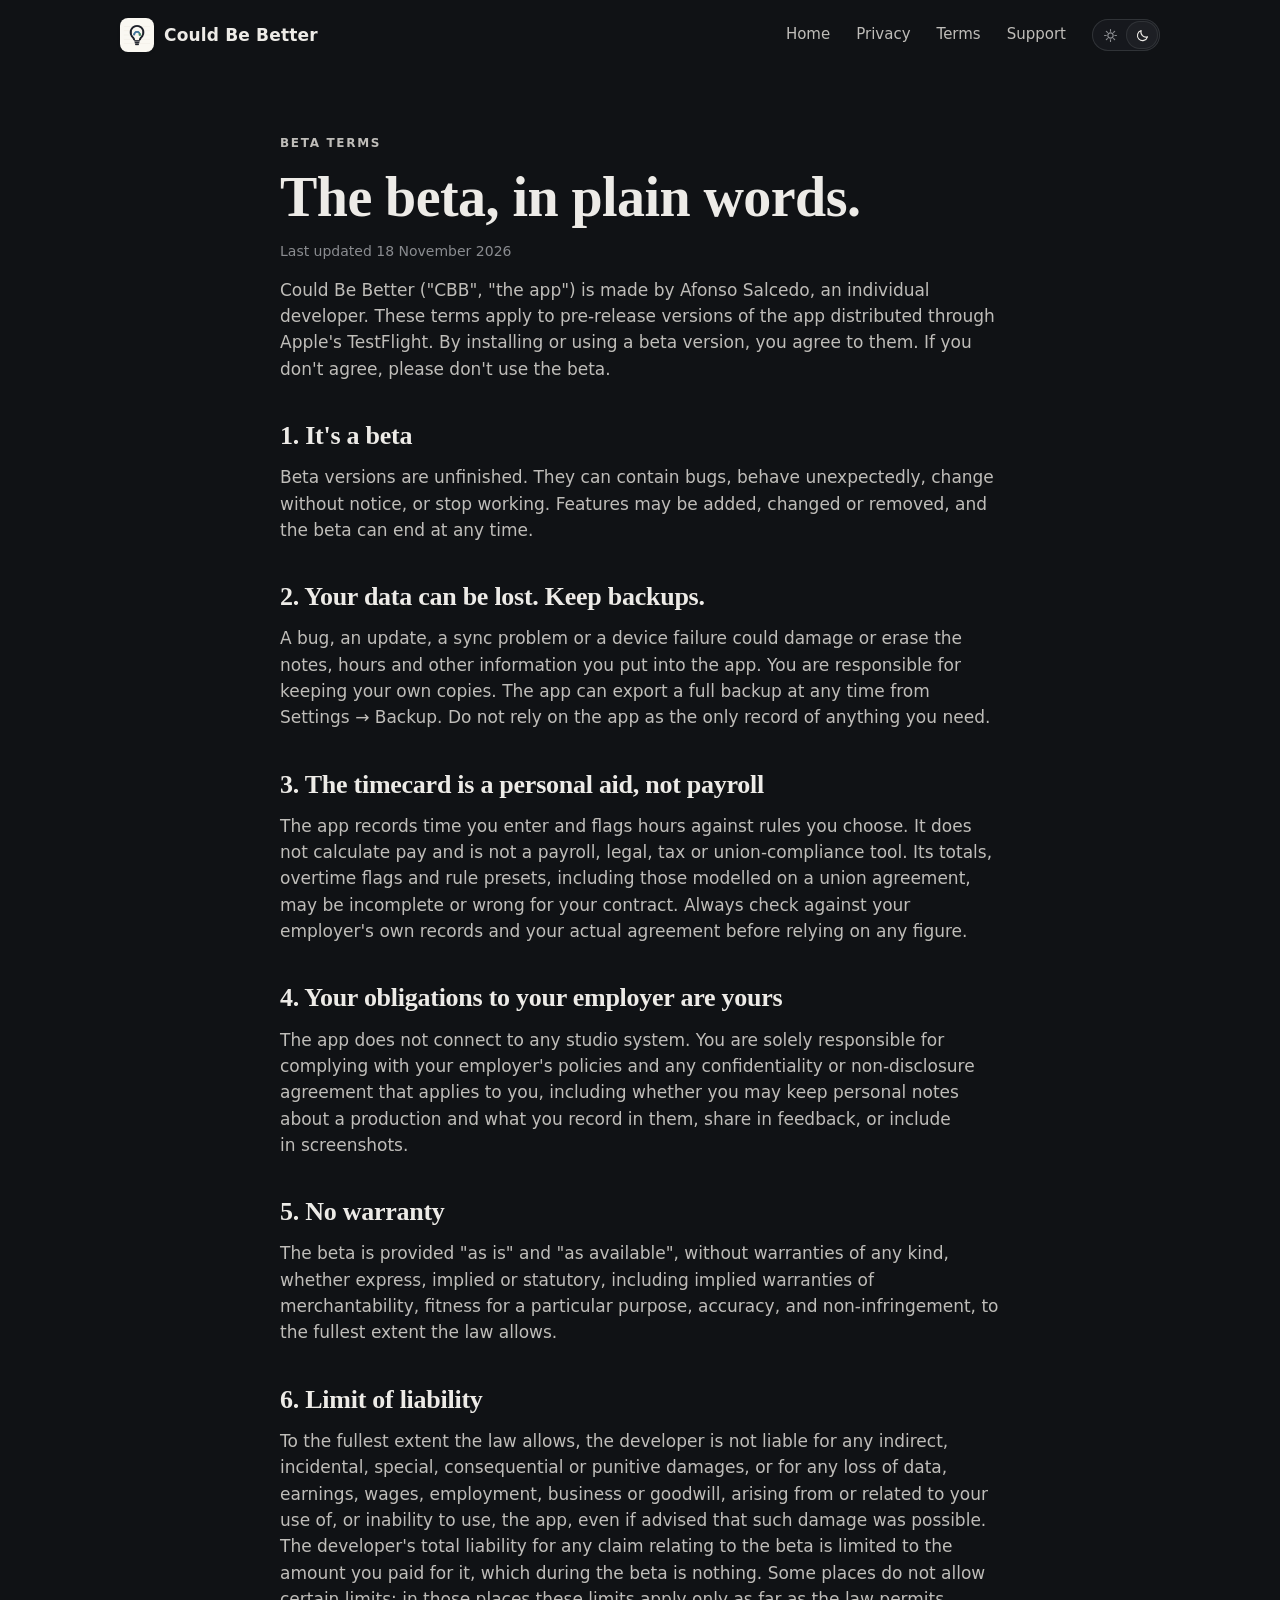
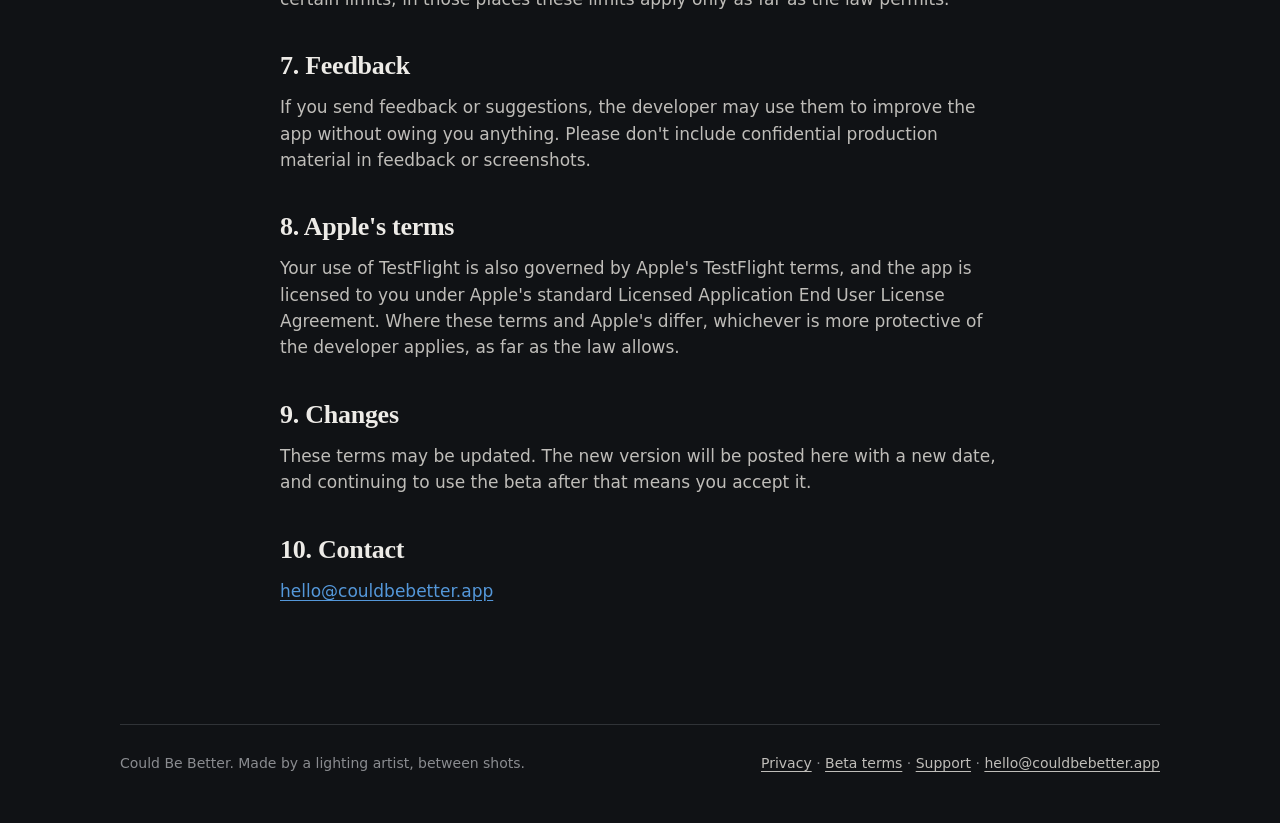
<file: terms.html>
<!doctype html>
<html lang="en" data-theme="dark">
<head>
<meta charset="utf-8">
<meta name="viewport" content="width=device-width, initial-scale=1">
<title>Beta terms — Could Be Better</title>
<meta name="description" content="The terms for taking part in the Could Be Better beta: provided as is, back up your data.">
<link rel="icon" href="assets/icon.png">
<link rel="apple-touch-icon" href="assets/apple-touch-icon.png">
<script src="theme.js?v=202611211000"></script>
<link rel="stylesheet" href="styles.css?v=202611211000">
</head>
<body>
<div class="wrap">
  <header class="top">
    <a class="brand" href="./"><img src="assets/icon.png" alt="" width="34" height="34"> Could Be Better</a>
    <nav><a href="./">Home</a><a href="privacy.html">Privacy</a><a href="terms.html">Terms</a><a href="support.html">Support</a><div class="theme-switch" role="group" aria-label="Appearance">  <button type="button" data-theme-set="light" aria-pressed="false" aria-label="Light" title="Light"><svg viewBox="0 0 24 24" aria-hidden="true"><circle cx="12" cy="12" r="4.2"/><path d="M12 2.5v2.6M12 18.9v2.6M2.5 12h2.6M18.9 12h2.6M5.3 5.3l1.8 1.8M16.9 16.9l1.8 1.8M5.3 18.7l1.8-1.8M16.9 7.1l1.8-1.8"/></svg></button>  <button type="button" data-theme-set="dark" aria-pressed="false" aria-label="Dark" title="Dark"><svg viewBox="0 0 24 24" aria-hidden="true"><path d="M20 14.2A8.2 8.2 0 0 1 9.8 4a8.2 8.2 0 1 0 10.2 10.2z"/></svg></button></div></nav>
  </header>
  <main class="prose">
    <p class="eyebrow">Beta terms</p>
    <h1>The beta, in plain words.</h1>
    <p class="updated">Last updated 18 November 2026</p>
    <p>Could Be Better ("CBB", "the app") is made by Afonso Salcedo, an individual developer. These terms apply to pre-release versions of the app distributed through Apple's TestFlight. By installing or using a beta version, you agree to them. If you don't agree, please don't use the beta.</p>

    <h2>1. It's a beta</h2>
    <p>Beta versions are unfinished. They can contain bugs, behave unexpectedly, change without notice, or stop working. Features may be added, changed or removed, and the beta can end at any time.</p>

    <h2>2. Your data can be lost. Keep backups.</h2>
    <p>A bug, an update, a sync problem or a device failure could damage or erase the notes, hours and other information you put into the app. You are responsible for keeping your own copies. The app can export a full backup at any time from Settings → Backup. Do not rely on the app as the only record of anything you need.</p>

    <h2>3. The timecard is a personal aid, not payroll</h2>
    <p>The app records time you enter and flags hours against rules you choose. It does not calculate pay and is not a payroll, legal, tax or union-compliance tool. Its totals, overtime flags and rule presets, including those modelled on a union agreement, may be incomplete or wrong for your contract. Always check against your employer's own records and your actual agreement before relying on any figure.</p>

    <h2>4. Your obligations to your employer are yours</h2>
    <p>The app does not connect to any studio system. You are solely responsible for complying with your employer's policies and any confidentiality or non-disclosure agreement that applies to you, including whether you may keep personal notes about a production and what you record in them, share in feedback, or include in screenshots.</p>

    <h2>5. No warranty</h2>
    <p>The beta is provided "as is" and "as available", without warranties of any kind, whether express, implied or statutory, including implied warranties of merchantability, fitness for a particular purpose, accuracy, and non-infringement, to the fullest extent the law allows.</p>

    <h2>6. Limit of liability</h2>
    <p>To the fullest extent the law allows, the developer is not liable for any indirect, incidental, special, consequential or punitive damages, or for any loss of data, earnings, wages, employment, business or goodwill, arising from or related to your use of, or inability to use, the app, even if advised that such damage was possible. The developer's total liability for any claim relating to the beta is limited to the amount you paid for it, which during the beta is nothing. Some places do not allow certain limits; in those places these limits apply only as far as the law permits.</p>

    <h2>7. Feedback</h2>
    <p>If you send feedback or suggestions, the developer may use them to improve the app without owing you anything. Please don't include confidential production material in feedback or screenshots.</p>

    <h2>8. Apple's terms</h2>
    <p>Your use of TestFlight is also governed by Apple's TestFlight terms, and the app is licensed to you under Apple's standard Licensed Application End User License Agreement. Where these terms and Apple's differ, whichever is more protective of the developer applies, as far as the law allows.</p>

    <h2>9. Changes</h2>
    <p>These terms may be updated. The new version will be posted here with a new date, and continuing to use the beta after that means you accept it.</p>

    <h2>10. Contact</h2>
    <p><a href="mailto:hello@couldbebetter.app">hello@couldbebetter.app</a></p>
  </main>
  <footer>
    <div class="row">
      <span>Could Be Better. Made by a lighting artist, between shots.</span>
      <span><a href="privacy.html">Privacy</a> · <a href="terms.html">Beta terms</a> · <a href="support.html">Support</a> · <a href="mailto:hello@couldbebetter.app">hello@couldbebetter.app</a></span>
    </div>
  </footer>
</div>
</body>
</html>
</file>
<file: styles.css>
/* Could Be Better — site styles. Colours are the app's own OKLCH tokens
   (Noted/Noted/DesignSystem/Palette.swift), light and dark. */

:root {
  --paper: oklch(0.985 0.005 85);
  --paper-inset: oklch(0.97 0.006 85);
  --paper-raised: oklch(1 0 0);
  --rule: oklch(0.9 0.006 85);
  --ink: oklch(0.22 0.01 260);
  --ink-mid: oklch(0.38 0.008 260);
  --ink-mute: oklch(0.52 0.006 260);
  --accent: oklch(0.53 0.12 250);
  --accent-ink: oklch(0.99 0 0);
  --wip: oklch(0.55 0.09 240);
  --published: oklch(0.55 0.08 150);
  --amber: oklch(0.55 0.12 70);
  --focus: oklch(0.52 0.15 290);
  --teal: oklch(0.55 0.08 200);
  --stop: oklch(0.5 0.17 25);
  --bezel-fill: #0c0d10;
  --shadow: 0 1px 2px oklch(0.2 0.01 260 / 0.06), 0 12px 40px oklch(0.2 0.01 260 / 0.1);
  --serif: ui-serif, "New York", "Iowan Old Style", Georgia, serif;
  --sans: -apple-system, BlinkMacSystemFont, "SF Pro Text", "Inter", "Segoe UI", system-ui, sans-serif;
  --mono: ui-monospace, "SF Mono", Menlo, monospace;
  --gutter: clamp(16px, 4vw, 40px);
  --column: 1120px;
  --screen-bg: #fbfaf7;
  color-scheme: light dark;
}

/* Dark: the system setting, unless the visitor picked a side with the
   switch in the header (theme.js sets data-theme on <html>). */
@media (prefers-color-scheme: dark) {
  :root:not([data-theme="light"]) {
    --paper: oklch(0.18 0.008 260);
    --paper-inset: oklch(0.21 0.009 260);
    --paper-raised: oklch(0.24 0.009 260);
    --rule: oklch(0.32 0.008 260);
    --ink: oklch(0.94 0.005 85);
    --ink-mid: oklch(0.8 0.006 85);
    --ink-mute: oklch(0.64 0.006 260);
    --accent: oklch(0.66 0.12 250);
    --accent-ink: oklch(0.16 0.01 260);
    --wip: oklch(0.72 0.11 240);
    --published: oklch(0.72 0.1 150);
    --amber: oklch(0.78 0.14 75);
    --focus: oklch(0.74 0.14 290);
    --teal: oklch(0.72 0.09 200);
    --stop: oklch(0.66 0.17 25);
    --bezel-fill: #23262c;
    --shadow: 0 1px 2px oklch(0 0 0 / 0.3), 0 16px 48px oklch(0 0 0 / 0.45);
    --screen-bg: #111318;
  }
}
:root[data-theme="dark"] {
  --paper: oklch(0.18 0.008 260);
  --paper-inset: oklch(0.21 0.009 260);
  --paper-raised: oklch(0.24 0.009 260);
  --rule: oklch(0.32 0.008 260);
  --ink: oklch(0.94 0.005 85);
  --ink-mid: oklch(0.8 0.006 85);
  --ink-mute: oklch(0.64 0.006 260);
  --accent: oklch(0.66 0.12 250);
  --accent-ink: oklch(0.16 0.01 260);
  --wip: oklch(0.72 0.11 240);
  --published: oklch(0.72 0.1 150);
  --amber: oklch(0.78 0.14 75);
  --focus: oklch(0.74 0.14 290);
  --teal: oklch(0.72 0.09 200);
  --stop: oklch(0.66 0.17 25);
  --bezel-fill: #23262c;
  --shadow: 0 1px 2px oklch(0 0 0 / 0.3), 0 16px 48px oklch(0 0 0 / 0.45);
  --screen-bg: #111318;
  color-scheme: dark;
}
:root[data-theme="light"] { color-scheme: light; }

* { box-sizing: border-box; }
html { -webkit-text-size-adjust: 100%; scroll-behavior: smooth; }
body {
  margin: 0;
  position: relative;
  background: var(--paper);
  color: var(--ink);
  font: 17px/1.55 var(--sans);
  -webkit-font-smoothing: antialiased;
  overflow-x: hidden;
}
img { max-width: 100%; height: auto; display: block; }
picture { display: contents; }
a { color: var(--accent); text-underline-offset: 3px; }
a:focus-visible, button:focus-visible { outline: 2px solid var(--accent); outline-offset: 3px; border-radius: 6px; }

.wrap { max-width: var(--column); margin: 0 auto; padding: 0 var(--gutter); }

/* Header */
.top { display: flex; align-items: center; justify-content: space-between; padding: 18px 0; gap: 16px; }
.brand { display: flex; align-items: center; gap: 10px; color: var(--ink); text-decoration: none; font-weight: 650; letter-spacing: 0.01em; }
.brand img { width: 34px; height: 34px; border-radius: 8px; box-shadow: 0 1px 3px oklch(0.2 0.01 260 / 0.18); }
.top nav { display: flex; gap: clamp(12px, 3vw, 26px); align-items: center; font-size: 15px; }
.top nav a { color: var(--ink-mid); text-decoration: none; }
.top nav a:hover { color: var(--ink); }
.top nav a.button, .top nav a.button:hover { color: var(--accent-ink); }
.theme-switch { display: inline-flex; padding: 3px; gap: 2px; border-radius: 999px; background: var(--paper-inset); box-shadow: inset 0 0 0 1px var(--rule); }
.theme-switch button { display: grid; place-items: center; width: 30px; height: 26px; padding: 0; border: 0; border-radius: 999px; background: none; color: var(--ink-mute); cursor: pointer; }
.theme-switch button:hover { color: var(--ink); }
.theme-switch button[aria-pressed="true"] { background: var(--paper-raised); color: var(--ink); box-shadow: 0 0 0 1px var(--rule), 0 1px 2px oklch(0 0 0 / 0.12); }
.theme-switch svg { width: 15px; height: 15px; fill: none; stroke: currentColor; stroke-width: 1.8; stroke-linecap: round; stroke-linejoin: round; }
.top { flex-wrap: wrap; } .brand { white-space: nowrap; } .top nav { flex-wrap: wrap; }
/* Phone width: one button that flips to the other side, to leave room for the name. */
@media (max-width: 480px) {
  .top { gap: 8px; } .brand { gap: 8px; font-size: 16px; }
  .top nav { gap: 8px; }
  .theme-switch { padding: 0; background: none; box-shadow: none; }
  .theme-switch button { width: 34px; height: 34px; box-shadow: inset 0 0 0 1px var(--rule); }
  .theme-switch button[aria-pressed="true"] { display: none; }
}
.top nav .hide-narrow { display: none; }
@media (min-width: 640px) { .top nav .hide-narrow { display: inline; } }

/* Type */
.eyebrow { font-size: 12px; font-weight: 650; letter-spacing: 0.14em; text-transform: uppercase; color: var(--ink-mute); margin: 0 0 14px; }
h1, h2, h3 { font-family: var(--serif); font-weight: 600; letter-spacing: -0.01em; line-height: 1.08; margin: 0; text-wrap: balance; }
h1 { font-size: clamp(42px, 8.4vw, 92px); }
h2 { font-size: clamp(30px, 4.6vw, 48px); }
h3 { font-size: 22px; line-height: 1.2; }
p { margin: 0; text-wrap: pretty; }
.lede { font-size: clamp(18px, 2.2vw, 22px); color: var(--ink-mid); max-width: 34em; }

/* Buttons */
.button {
  display: inline-flex; align-items: center; gap: 8px;
  padding: 13px 22px; border-radius: 999px; border: 0; cursor: pointer;
  background: var(--accent); color: var(--accent-ink);
  font: 600 16px/1 var(--sans); text-decoration: none;
  transition: transform 0.15s ease, filter 0.15s ease;
}
.button:hover { filter: brightness(1.08); transform: translateY(-1px); }
.button:active { transform: translateY(0); }
.button.quiet { background: var(--paper-raised); color: var(--ink); box-shadow: inset 0 0 0 1px var(--rule); }
.button.small { padding: 9px 16px; font-size: 14px; }

/* Ambient glow: the app's stage colours, far behind everything */
.glow { position: absolute; inset: 0 0 auto 0; height: 1100px; overflow: hidden; pointer-events: none; z-index: -1; }
.glow i { position: absolute; border-radius: 50%; filter: blur(90px); opacity: 0.22; }
.glow i:nth-child(1) { width: 520px; height: 520px; left: -140px; top: -180px; background: var(--wip); }
.glow i:nth-child(2) { width: 460px; height: 460px; right: -120px; top: 40px; background: var(--focus); opacity: 0.16; }
.glow i:nth-child(3) { width: 520px; height: 420px; left: 30%; top: 520px; background: var(--published); opacity: 0.14; }
@media (prefers-reduced-motion: no-preference) {
  .glow i { animation: drift 22s ease-in-out infinite alternate; }
  .glow i:nth-child(2) { animation-duration: 28s; animation-delay: -6s; }
  .glow i:nth-child(3) { animation-duration: 34s; animation-delay: -12s; }
  @keyframes drift { to { transform: translate3d(60px, 40px, 0) scale(1.12); } }
}

/* Hero */
.hero { padding: clamp(20px, 5vw, 56px) 0 0; position: relative; }
.pill {
  display: inline-flex; align-items: center; gap: 10px; padding: 9px 10px 9px 14px; margin-bottom: clamp(20px, 4vw, 34px);
  border-radius: 999px; background: color-mix(in oklch, var(--paper-raised) 78%, transparent);
  box-shadow: inset 0 0 0 1px var(--rule), 0 6px 24px oklch(0.2 0.01 260 / 0.1);
  backdrop-filter: blur(14px); -webkit-backdrop-filter: blur(14px);
  font-size: 15px; font-weight: 600; font-variant-numeric: tabular-nums;
}
.pill .dot { width: 9px; height: 9px; border-radius: 50%; background: var(--wip); }
.pill .clock { color: var(--ink-mute); font-weight: 500; min-width: 3.2em; text-align: right; }
.pill .stop { width: 26px; height: 26px; border-radius: 50%; background: color-mix(in oklch, var(--stop) 22%, transparent); position: relative; }
.pill .stop::after { content: ""; position: absolute; inset: 8px; border-radius: 2px; background: var(--stop); }
@media (prefers-reduced-motion: no-preference) { .pill .dot { animation: pulse 1.8s ease-in-out infinite; } @keyframes pulse { 50% { opacity: 0.35; } } }

.hero h1 { font-size: clamp(46px, 10.5vw, 128px); letter-spacing: -0.025em; line-height: 0.98; }
.circled { position: relative; display: inline-block; white-space: nowrap; }
.circled svg { position: absolute; left: -6%; top: -8%; width: 112%; height: 122%; overflow: visible; pointer-events: none; }
.circled path, .scrawl path { fill: none; stroke: var(--stop); stroke-width: 3.2; stroke-linecap: round; stroke-linejoin: round; vector-effect: non-scaling-stroke; }
.circled path { stroke-dasharray: 1; stroke-dashoffset: 1; }
.scrawl { margin: 8px 0 0; display: flex; align-items: center; gap: 6px; justify-content: flex-end; max-width: min(100%, 11.5em); font: italic 600 clamp(22px, 3.4vw, 34px)/1 "Bradley Hand", "Segoe Print", "Comic Sans MS", cursive; color: var(--stop); transform: rotate(-4deg); opacity: 0; }
.scrawl svg { width: 1.6em; height: 1.1em; overflow: visible; }
.scrawl path { stroke-width: 2.6; }
.drawn .circled path { stroke-dashoffset: 0; transition: stroke-dashoffset 1.1s cubic-bezier(.6,.1,.3,1) 0.35s; }
.drawn .scrawl { opacity: 1; transition: opacity 0.5s ease 1.4s; }
.hero .lede { margin-top: clamp(18px, 3vw, 28px); }
.hero .actions { display: flex; flex-wrap: wrap; gap: 12px; align-items: center; margin-top: 28px; }
.hero .fine { margin-top: 14px; font-size: 14px; color: var(--ink-mute); }

/* Device frames */
.frame { background: var(--bezel-fill); padding: var(--bezel, 9px); border-radius: var(--radius, 26px); box-shadow: var(--shadow), 0 0 0 1px oklch(0.4 0.01 260 / 0.35); }
/* The screenshot is shown whole: the aspect ratio lives on the image (on the
   frame it included the bezel, so `cover` shaved every edge), and a margin
   of the app's own paper colour keeps content clear of the rounded corners. */
.frame img { width: 100%; height: auto; object-fit: contain; box-sizing: border-box; padding: var(--inset, clamp(4px, 1.6%, 14px)); border-radius: calc(var(--radius, 26px) - var(--bezel, 9px)); background: var(--screen-bg); }
.frame.pad-land img { aspect-ratio: 4 / 3; }
.frame.pad-land { --radius: clamp(14px, 2.2vw, 30px); --bezel: clamp(6px, 1vw, 12px); }
.frame.duo-open img { aspect-ratio: 2000 / 1407; }
.frame.duo-open { --radius: clamp(12px, 2vw, 26px); --bezel: clamp(5px, 0.8vw, 9px); position: relative; }
.frame.duo-open::after { content: ""; position: absolute; top: var(--bezel); bottom: var(--bezel); left: 50%; width: 1px; background: linear-gradient(oklch(0 0 0 / 0), oklch(0 0 0 / 0.16) 20%, oklch(0 0 0 / 0.16) 80%, oklch(0 0 0 / 0)); }
.frame.duo-fold img { aspect-ratio: 1031 / 1500; }
/* Folded Duo: the hinge is the left edge, so that side is square with a
   spine and only the right corners are round (screen radii 8pt and 59pt on a
   466pt-wide display, from the simulator's device profile). */
.frame.duo-fold { --inset: clamp(4px, 3.2%, 14px); --bezel: clamp(5px, 0.8vw, 9px); position: relative; padding-left: calc(var(--bezel) * 2.1); border-radius: 3.5% 15% 15% 3.5% / 2.4% 10.4% 10.4% 2.4%; }
.frame.duo-fold img { border-radius: 1.8% 12.8% 12.8% 1.8% / 1.3% 8.8% 8.8% 1.3%; }
.frame.duo-fold::before { content: ""; position: absolute; left: 0; top: 0; bottom: 0; width: calc(var(--bezel) * 1.5); border-radius: inherit; border-top-right-radius: 0; border-bottom-right-radius: 0; background: linear-gradient(90deg, oklch(1 0 0 / 0.16), oklch(1 0 0 / 0.03) 55%, oklch(0 0 0 / 0.35)); }
.frame.duo-open img { border-radius: 5.8% / 8.2%; }
.frame.duo-open { border-radius: 6.6% / 9.3%; }
.frame.phone img { aspect-ratio: 690 / 1500; }
.frame.phone { --inset: clamp(4px, 3%, 12px); --radius: clamp(20px, 3.4vw, 44px); --bezel: clamp(5px, 0.8vw, 9px); }

/* Hero stage: three devices, layered */
.stage { position: relative; margin: clamp(40px, 7vw, 80px) auto 0; max-width: 1040px; padding-bottom: 9%; perspective: 1400px; }
.stage .pad-land { width: 78%; margin: 0 auto; }
.stage .duo-open { position: absolute; left: 0; bottom: 0; width: 44%; }
.stage .phone { position: absolute; right: 1%; bottom: 2%; width: 19%; }
.layer { transition: transform 0.25s ease-out; will-change: transform; }

/* Marquee of notes */
.marquee { margin-top: clamp(56px, 8vw, 96px); overflow: hidden; border-block: 1px solid var(--rule); padding: 16px 0; -webkit-mask-image: linear-gradient(90deg, transparent, #000 8%, #000 92%, transparent); mask-image: linear-gradient(90deg, transparent, #000 8%, #000 92%, transparent); }
.marquee .track { display: flex; gap: 14px; width: max-content; }
.marquee span { flex: none; padding: 7px 14px; border-radius: 999px; box-shadow: inset 0 0 0 1px var(--rule); font-family: var(--serif); font-size: 18px; color: var(--ink-mid); white-space: nowrap; }
.marquee .hot { color: var(--stop); box-shadow: inset 0 0 0 1.5px var(--stop); font-family: var(--sans); font-weight: 700; letter-spacing: 0.04em; }
@media (prefers-reduced-motion: no-preference) { .marquee .track { animation: slide 48s linear infinite; } @keyframes slide { to { transform: translateX(-50%); } } }

/* The note generator */
.note-machine { margin: clamp(72px, 10vw, 120px) auto 0; text-align: center; max-width: 760px; }
.note-card {
  margin: 22px auto 0; padding: 26px 28px; text-align: left;
  background: var(--paper-raised); border-radius: 18px; box-shadow: 0 0 0 1px var(--rule), var(--shadow);
}
.note-card .from { display: flex; justify-content: space-between; gap: 12px; font-size: 12px; font-weight: 650; letter-spacing: 0.12em; text-transform: uppercase; color: var(--ink-mute); }
.note-line { display: flex; gap: 14px; align-items: flex-start; margin-top: 14px; font-family: var(--serif); font-size: clamp(22px, 3.4vw, 30px); line-height: 1.25; min-height: 2.5em; }
.note-line .check { flex: none; width: 26px; height: 26px; margin-top: 0.2em; border-radius: 50%; border: 2px solid var(--ink-mute); background: none; cursor: pointer; padding: 0; transition: background 0.2s ease, border-color 0.2s ease; }
.note-line.done .check { background: var(--published); border-color: var(--published); }
.note-line.done .text { color: var(--ink-mute); text-decoration: line-through; }
.note-line .text { transition: opacity 0.18s ease; }
.note-line.swap .text { opacity: 0; }
.note-machine .actions { margin-top: 18px; display: flex; gap: 10px; justify-content: center; flex-wrap: wrap; }
.note-machine .tally { margin-top: 12px; font-size: 14px; color: var(--ink-mute); min-height: 1.5em; }

/* Device switcher */
.devices { margin-top: clamp(72px, 10vw, 130px); }
.devices h2 { max-width: 16em; }
.tabs { display: inline-flex; gap: 4px; padding: 4px; margin-top: 28px; border-radius: 999px; background: var(--paper-inset); box-shadow: inset 0 0 0 1px var(--rule); max-width: 100%; overflow-x: auto; }
.tabs button { flex: none; border: 0; background: none; color: var(--ink-mid); font: 600 15px/1 var(--sans); padding: 11px 18px; border-radius: 999px; cursor: pointer; white-space: nowrap; }
.tabs button[aria-selected="true"] { background: var(--paper-raised); color: var(--ink); box-shadow: 0 1px 2px oklch(0.2 0.01 260 / 0.14), 0 0 0 1px var(--rule); }
.panel-device { margin-top: 28px; display: grid; gap: clamp(24px, 4vw, 48px); align-items: center; }
.panel-device[hidden] { display: none; }
@media (min-width: 900px) { .panel-device { grid-template-columns: 1.55fr 1fr; } }
/* A panel whose screenshots take the full width, with the words in a row beneath. */
.panel-device.wide { grid-template-columns: 1fr; gap: clamp(22px, 3vw, 36px); }
.panel-device.wide .shots { align-items: center; }
@media (min-width: 900px) { .panel-device.wide .says { display: grid; grid-template-columns: 1.25fr 1fr; column-gap: clamp(28px, 5vw, 64px); align-items: start; } .panel-device.wide .says h3 { grid-column: 1; } .panel-device.wide .says p { grid-column: 1; } .panel-device.wide .says ul { grid-column: 2; grid-row: 1 / span 2; margin-top: 4px; } }
.panel-device .says p { margin-top: 12px; color: var(--ink-mid); }
.panel-device ul, .feature ul { margin: 16px 0 0; padding: 0; list-style: none; display: grid; gap: 8px; color: var(--ink-mid); }
.panel-device li { padding-left: 22px; position: relative; }
.panel-device li::before { content: ""; position: absolute; left: 2px; top: 0.62em; width: 8px; height: 8px; border-radius: 50%; background: var(--dot, var(--wip)); }
.shots { display: flex; gap: clamp(10px, 2vw, 22px); align-items: flex-end; justify-content: center; }
.shots figure { margin: 0; flex: 1 1 0; min-width: 0; }
.shots.three figure:first-child { flex: 0.62 1 0; }
.shots.three .grow { flex: 1.2 1 0; }
.shots.phones figure, .shots.phones figure:first-child { flex: 1 1 0; max-width: 220px; }
.shots figcaption { margin-top: 10px; font-size: 13px; color: var(--ink-mute); text-align: center; }
@media (max-width: 640px) { .shots.three:not(.phones) { flex-wrap: wrap; } .shots.three:not(.phones) figure { flex: 1 1 100%; } .shots.three:not(.phones) figure:first-child { flex: 0 1 46%; } }
@media (prefers-reduced-motion: no-preference) { .panel-device:not([hidden]) .shots { animation: rise 0.45s ease both; } @keyframes rise { from { opacity: 0; transform: translateY(12px); } } }

/* Apple Watch: a real screenshot in a case drawn to the 46mm proportions
   (251 x 291pt case, 22pt of glass around a 208 x 248pt screen). */
.watch-wrap { flex-direction: column; align-items: center; }
.watch-fig { margin: 0; display: grid; justify-items: center; }
.watch { position: relative; isolation: isolate; width: min(250px, 60vw); aspect-ratio: 251 / 291; padding: 8.76%; background: #000; border-radius: 28.9% / 24.9%; box-shadow: var(--shadow), 0 0 0 2px #6b6e76, 0 0 0 3px #2a2c31, inset 0 0 0 2px #18191c; }
.watch img { width: 100%; height: auto; aspect-ratio: 416 / 496; border-radius: 24% / 20.2%; }
.watch .crown { position: absolute; z-index: -1; left: 100%; top: 21%; width: 4.4%; height: 15%; margin-left: 1px; border-radius: 0 40% 40% 0 / 0 14% 14% 0; background: linear-gradient(#8a8d95, #4a4d54 50%, #6b6e76); }
.watch .side { position: absolute; z-index: -1; left: 100%; top: 51%; width: 1.8%; height: 21%; margin-left: 1px; border-radius: 0 60% 60% 0 / 0 8% 8% 0; background: #5a5d64; }
.watch-fig figcaption { margin-top: 18px; }

/* Feature cards */
.features { margin-top: clamp(72px, 10vw, 130px); display: grid; gap: clamp(14px, 2vw, 22px); grid-template-columns: 1fr; }
@media (min-width: 820px) { .features { grid-template-columns: 1fr 1fr; } .card.wide { grid-column: 1 / -1; grid-template-columns: 1fr 1.25fr; align-items: center; } }
.card { display: grid; gap: clamp(18px, 3vw, 36px); padding: clamp(22px, 3.4vw, 40px); border-radius: 26px; background: var(--paper-inset); box-shadow: inset 0 0 0 1px var(--rule); overflow: hidden; align-content: space-between; }
.card h3 { font-size: clamp(24px, 2.8vw, 32px); }
.card .copy p:not(.eyebrow) { margin-top: 12px; color: var(--ink-mid); }
.card .frame.small { width: min(62%, 240px); justify-self: center; margin-bottom: calc(-1 * clamp(22px, 3.4vw, 40px) - 18%); }
.card:hover .frame { transform: translateY(-4px); }
.card .frame { transition: transform 0.3s ease; }
.pipeline { display: flex; gap: 3px; height: 12px; margin-top: 22px; }
.pipeline i { width: var(--w); background: var(--c); border-radius: 3px; transform-origin: left; }
.reveal.in .pipeline i { animation: grow 0.9s cubic-bezier(.2,.7,.2,1) both; }
.reveal.in .pipeline i:nth-child(2) { animation-delay: 0.15s; } .reveal.in .pipeline i:nth-child(3) { animation-delay: 0.3s; }
@keyframes grow { from { transform: scaleX(0); } }
.legend { margin-top: 10px !important; display: flex; flex-wrap: wrap; gap: 6px 16px; font-size: 14px; }
.legend span::before { content: ""; display: inline-block; width: 8px; height: 8px; border-radius: 50%; background: var(--c); margin-right: 6px; }

/* Privacy + beta panels */
.panel { margin-top: clamp(72px, 10vw, 130px); padding: clamp(28px, 5vw, 56px); border-radius: 26px; background: var(--paper-inset); box-shadow: inset 0 0 0 1px var(--rule); }
.panel .cols { display: grid; gap: 22px; margin-top: 26px; }
@media (min-width: 760px) { .panel .cols { grid-template-columns: repeat(3, 1fr); } }
.panel .cols h3 { font-family: var(--sans); font-size: 17px; font-weight: 650; }
.panel .cols p { margin-top: 6px; color: var(--ink-mid); font-size: 16px; }
.beta { text-align: center; }
.beta .lede { margin: 16px auto 0; }
.beta .actions { margin-top: 26px; display: flex; gap: 12px; justify-content: center; flex-wrap: wrap; }
.beta .fine { margin-top: 14px; font-size: 14px; color: var(--ink-mute); }
.spots { display: inline-flex; gap: 8px; align-items: center; margin-top: 18px; padding: 6px 12px; border-radius: 999px; background: var(--paper-raised); box-shadow: inset 0 0 0 1px var(--rule); font-size: 14px; color: var(--ink-mid); }
.spots i { width: 8px; height: 8px; border-radius: 50%; background: var(--published); }
.spots.needs { margin-left: 6px; }
.spots.needs i { background: var(--accent); }

/* FAQ */
.faq { margin: clamp(72px, 10vw, 130px) auto 0; max-width: 760px; }
.faq details { border-top: 1px solid var(--rule); padding: 18px 0; }
.faq details:last-child { border-bottom: 1px solid var(--rule); }
.faq summary { cursor: pointer; font-weight: 600; list-style: none; display: flex; justify-content: space-between; gap: 16px; }
.faq summary::-webkit-details-marker { display: none; }
.faq summary::after { content: "+"; color: var(--ink-mute); font-weight: 400; }
.faq details[open] summary::after { content: "–"; }
.faq details p { margin-top: 10px; color: var(--ink-mid); }

/* Footer */
footer { margin-top: clamp(72px, 10vw, 120px); padding: 28px 0 48px; border-top: 1px solid var(--rule); color: var(--ink-mute); font-size: 14px; }
footer .row { display: flex; flex-wrap: wrap; gap: 12px 24px; justify-content: space-between; }
footer a { color: var(--ink-mid); }

/* Prose pages */
.prose { max-width: 720px; margin: clamp(28px, 6vw, 64px) auto 0; }
.prose h1 { font-size: clamp(36px, 6vw, 56px); }
.prose h2 { font-size: 26px; margin-top: 40px; }
.prose p, .prose ul { margin-top: 14px; color: var(--ink-mid); }
.prose ul { padding-left: 22px; }
.prose li { margin-top: 6px; }
.prose .updated { color: var(--ink-mute); font-size: 14px; }

/* Reveal on scroll (only when motion is welcome) */
@media (prefers-reduced-motion: no-preference) {
  .reveal { opacity: 0; transform: translateY(14px); transition: opacity 0.6s ease, transform 0.6s ease; }
  .reveal.in { opacity: 1; transform: none; }
}
@media (prefers-reduced-motion: reduce) {
  html { scroll-behavior: auto; }
  .button, .note-line .text { transition: none; }
}

/* Wide cards alternate sides; the Pulse charts sit on a plain sheet */
@media (min-width: 820px) { .card.wide.flip { grid-template-columns: 1.25fr 1fr; } .card.wide.flip .copy { order: 2; } }
.sheet { border-radius: 18px; overflow: hidden; box-shadow: var(--shadow), 0 0 0 1px var(--rule); background: var(--screen-bg); padding: clamp(6px, 1.6%, 14px); }
.sheet img { width: 100%; height: auto; aspect-ratio: 1424 / 1520; }
.card:hover .sheet { transform: translateY(-4px); } .card .sheet { transition: transform 0.3s ease; }

/* Beta badge and the plain-spoken risk note */
.badge { display: inline-block; padding: 3px 9px; margin-right: 6px; border-radius: 999px; background: color-mix(in oklch, var(--amber) 18%, transparent); color: var(--amber); font-size: 12px; font-weight: 700; letter-spacing: 0.08em; text-transform: uppercase; }
.honest { margin: 28px auto 0; max-width: 40em; padding: 18px 20px; text-align: left; border-radius: 16px; background: var(--paper-raised); box-shadow: inset 0 0 0 1px var(--rule), inset 4px 0 0 var(--amber); }
.honest h3 { font-family: var(--sans); font-size: 15px; font-weight: 700; letter-spacing: 0.02em; }
.honest p { margin-top: 6px; font-size: 15px; color: var(--ink-mid); }
button.button { font-family: var(--sans); }

/* Invite dialog */
dialog#invite { width: min(560px, calc(100vw - 24px)); max-height: calc(100dvh - 24px); padding: 0; border: 0; border-radius: 24px; background: var(--paper); color: var(--ink); box-shadow: var(--shadow), 0 0 0 1px var(--rule); overflow: auto; }
dialog#invite::backdrop { background: oklch(0.15 0.01 260 / 0.55); backdrop-filter: blur(4px); -webkit-backdrop-filter: blur(4px); }
#invite form, #invite-done { padding: clamp(20px, 4vw, 30px); display: grid; gap: 14px; }
#invite h2 { font-size: 28px; }
.dialog-head { display: flex; justify-content: space-between; align-items: center; gap: 12px; }
.dialog-head .close { border: 0; background: var(--paper-inset); color: var(--ink-mid); width: 36px; height: 36px; border-radius: 50%; font-size: 22px; line-height: 1; cursor: pointer; }
.dialog-lede { color: var(--ink-mid); font-size: 16px; }
#invite label { display: grid; gap: 6px; font-size: 14px; font-weight: 600; }
#invite label small { font-weight: 400; color: var(--ink-mute); }
#invite input:not([type=checkbox]), #invite select, #invite textarea { font: 16px/1.3 var(--sans); color: var(--ink); padding: 12px 14px; border-radius: 12px; border: 1px solid var(--rule); background: var(--paper-raised); width: 100%; }
#invite input:focus-visible, #invite select:focus-visible, #invite textarea:focus-visible { outline: 2px solid var(--accent); outline-offset: 1px; }
#invite fieldset { border: 0; padding: 0; margin: 0; display: flex; flex-wrap: wrap; gap: 8px 18px; }
#invite legend { font-size: 14px; font-weight: 600; margin-bottom: 8px; padding: 0; }
#invite .tick { display: flex; grid-template-columns: none; gap: 8px; align-items: flex-start; font-weight: 400; font-size: 15px; }
#invite .tick input { width: 18px; height: 18px; margin-top: 2px; flex: none; accent-color: var(--accent); }
#invite .consent { color: var(--ink-mid); font-size: 14px; padding: 12px 14px; border-radius: 12px; background: var(--paper-inset); }
.form-error { color: var(--stop); font-size: 14px; font-weight: 600; }
.dialog-actions { display: flex; justify-content: flex-end; gap: 10px; flex-wrap: wrap; margin-top: 4px; }
#invite .fine { font-size: 13px; color: var(--ink-mute); }
#invite .how { font-size: 14px; color: var(--ink-mid); padding: 10px 12px; border-radius: 10px; background: var(--paper-raised); box-shadow: inset 0 0 0 1px var(--rule); }
#invite-fallback { display: grid; gap: 10px; }
.send-ways { display: grid; gap: 8px; grid-template-columns: repeat(auto-fit, minmax(150px, 1fr)); }
.send-ways .button { text-align: center; justify-content: center; }
#invite #invite-copy { width: 100%; font: 13px/1.45 ui-monospace, SFMono-Regular, Menlo, monospace; resize: vertical; }
#invite-done a.button { text-decoration: none; }

#invite [hidden] { display: none; }

#beta, #devices, #features, #privacy, #faq { scroll-margin-top: 24px; }

.prose h3.q { font-family: var(--sans); font-size: 19px; font-weight: 650; margin-top: 34px; }
.prose h3.q + p { margin-top: 8px; }
</file>
